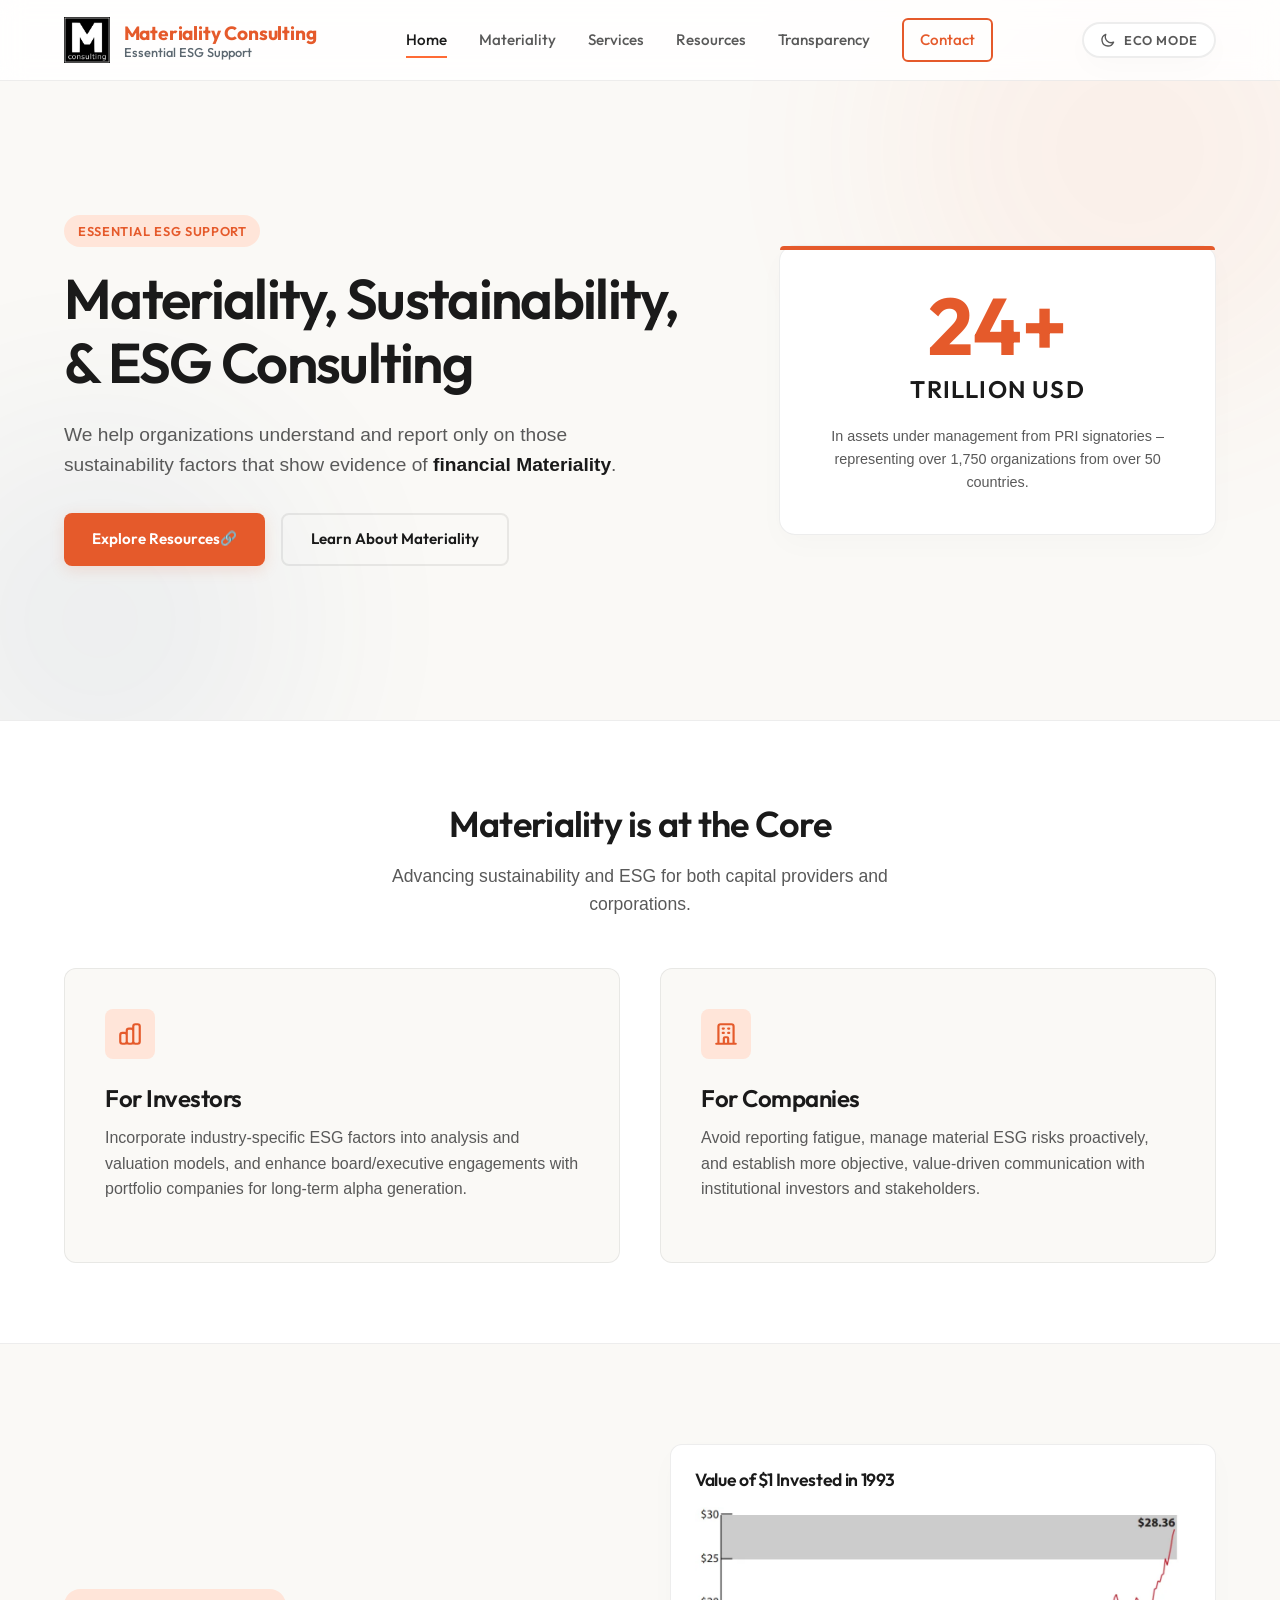
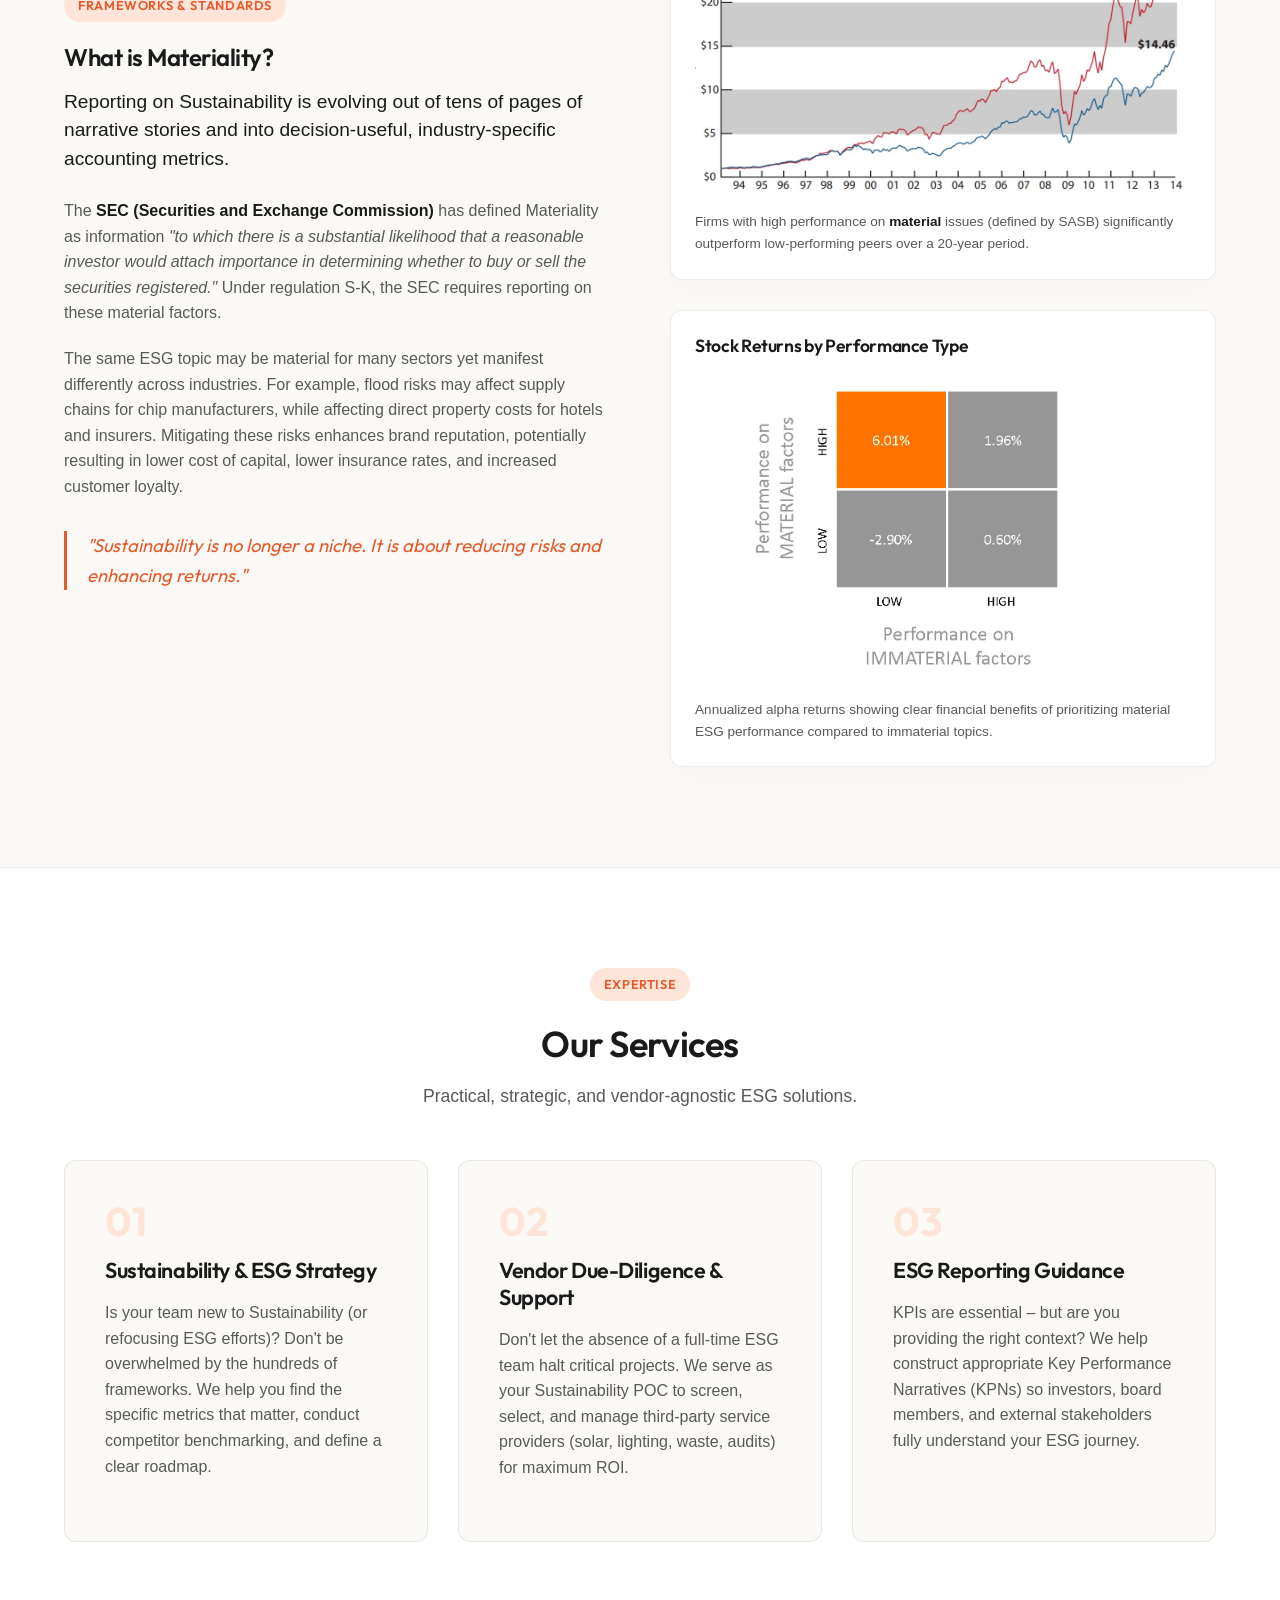
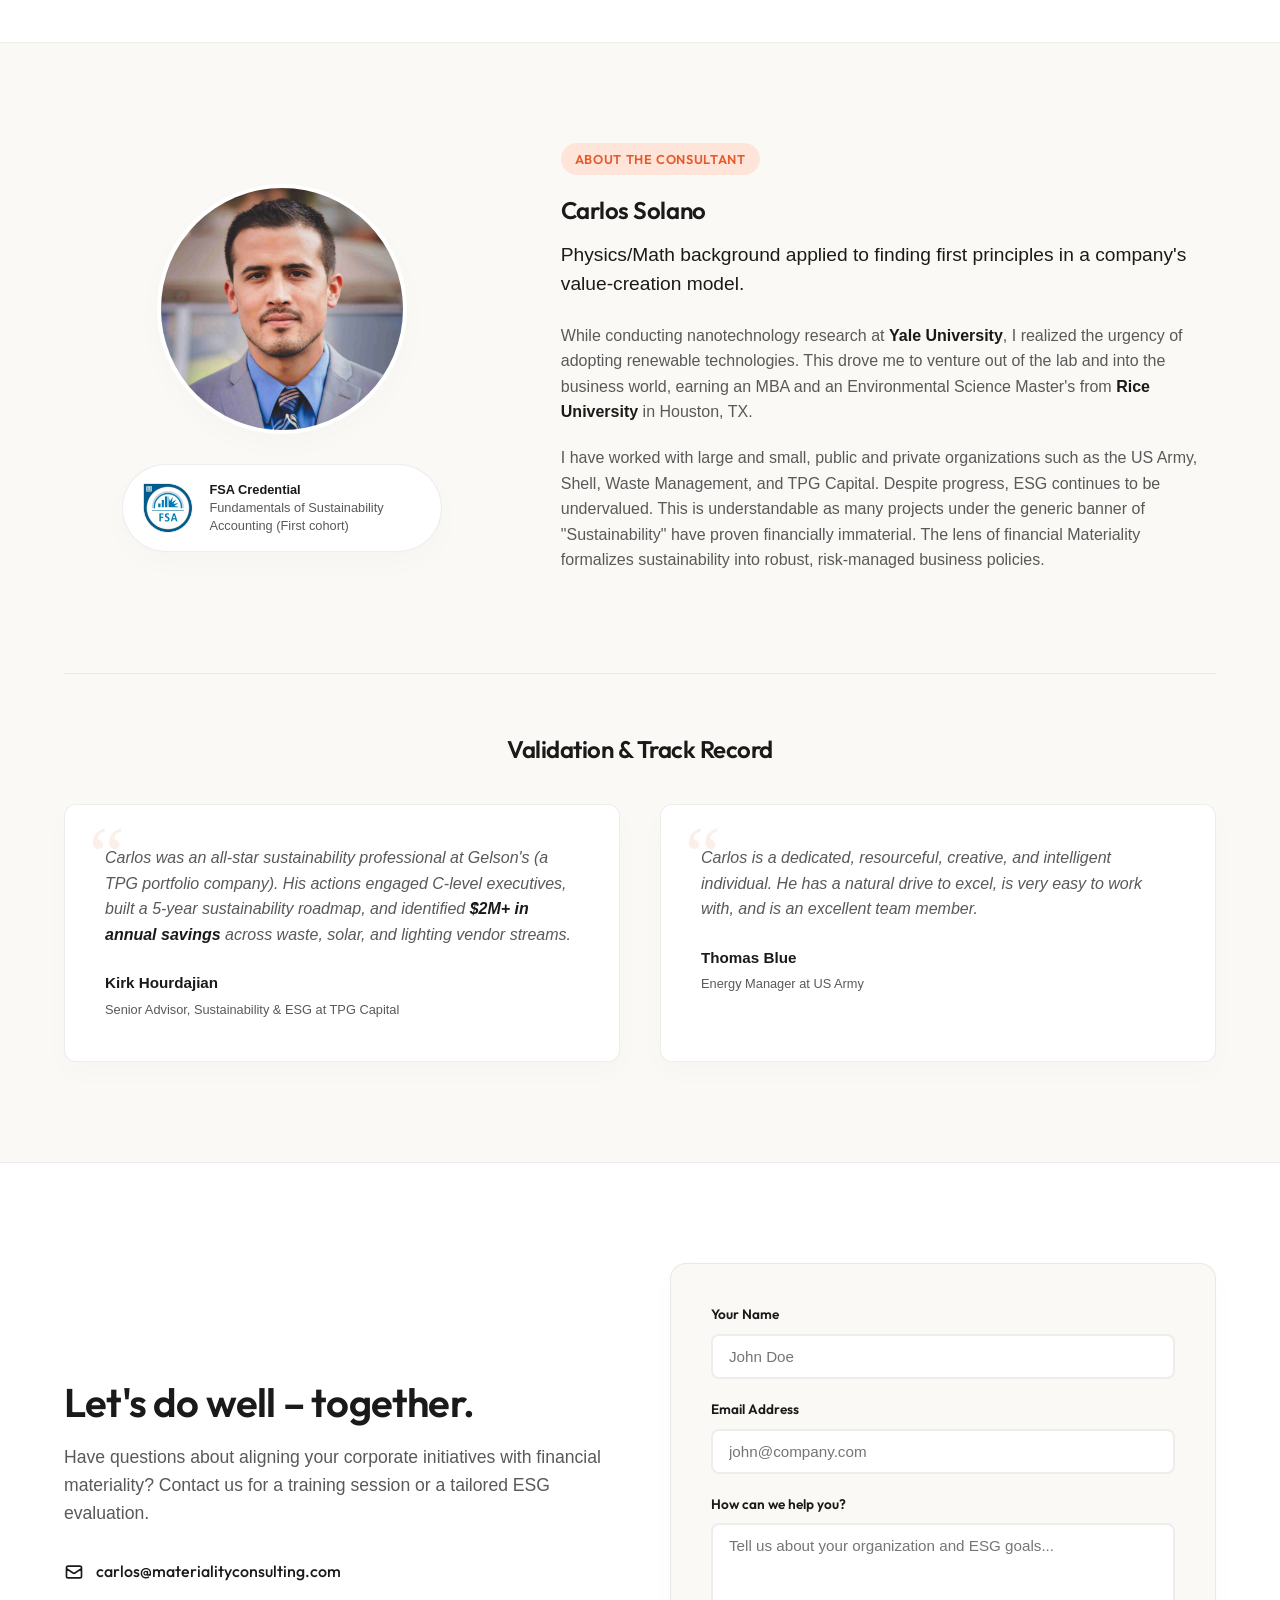
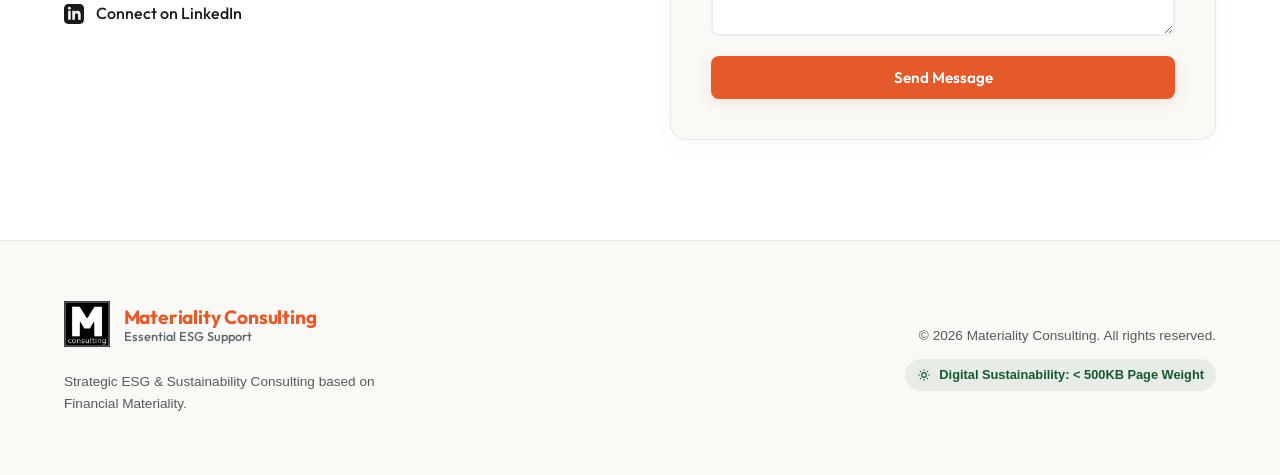
<file: index.html>
<!DOCTYPE html>
<html lang="en" data-theme="light">
<head>
    <meta charset="UTF-8">
    <meta name="viewport" content="width=device-width, initial-scale=1.0">
    <title>Materiality, Sustainability, and ESG Consulting | M Consulting</title>
    <meta name="description" content="M Consulting helps organizations understand and report only on those sustainability factors that show evidence of financial Materiality. ESG advisory by Carlos Solano.">
    <link rel="icon" type="image/webp" href="assets/images/favicon.webp">
    
    <!-- Meta tags for SEO & Social Sharing -->
    <meta property="og:title" content="Materiality, Sustainability, and ESG Consulting | M Consulting">
    <meta property="og:description" content="Data-driven ESG advisory focusing on financial materiality to mitigate risks and enhance valuation returns.">
    <meta property="og:image" content="assets/images/logo.webp">
    <meta property="og:type" content="website">
    
    <!-- CSS Stylesheet -->
    <link rel="stylesheet" href="style.css">
</head>
<body>

    <!-- Header Navigation -->
    <header class="main-header">
        <div class="header-container">
            <a href="#" class="logo-link">
                <img src="assets/images/logo.webp" alt="Materiality Consulting Icon" class="logo-img">
                <div class="logo-text-group">
                    <span class="logo-text-title">Materiality Consulting</span>
                    <span class="logo-text-tagline">Essential ESG Support</span>
                </div>
            </a>
            
            <nav class="nav-menu" id="navMenu">
                <a href="#home" class="nav-link active">Home</a>
                <a href="#materiality" class="nav-link">Materiality</a>
                <a href="#services" class="nav-link">Services</a>
                <a href="pages/recursos.html" class="nav-link">Resources</a>
                <a href="pages/transparencia.html" class="nav-link">Transparency</a>
                <a href="#contact" class="nav-link btn-contact">Contact</a>
            </nav>
            
            <div class="header-actions">
                <button class="theme-toggle" id="themeToggle" aria-label="Toggle Eco Mode" title="Toggle Eco Mode">
                    <svg class="sun-icon" xmlns="http://www.w3.org/2000/svg" fill="none" viewBox="0 0 24 24" stroke="currentColor">
                        <path stroke-linecap="round" stroke-linejoin="round" stroke-width="2" d="M12 3v1m0 16v1m9-9h-1M4 12H3m15.364-6.364l-.707.707M6.343 17.657l-.707.707m12.728 0l-.707-.707M6.343 6.343l-.707-.707M12 8a4 4 0 100 8 4 4 0 000-8z" />
                    </svg>
                    <svg class="moon-icon" xmlns="http://www.w3.org/2000/svg" fill="none" viewBox="0 0 24 24" stroke="currentColor">
                        <path stroke-linecap="round" stroke-linejoin="round" stroke-width="2" d="M20.354 15.354A9 9 0 018.646 3.646 9.003 9.003 0 0012 21a9.003 9.003 0 008.354-5.646z" />
                    </svg>
                    <span class="eco-badge">Eco Mode</span>
                </button>
                <button class="mobile-menu-btn" id="mobileMenuBtn" aria-label="Open menu">
                    <span class="bar"></span>
                    <span class="bar"></span>
                    <span class="bar"></span>
                </button>
            </div>
        </div>
    </header>

    <main>
        <!-- Hero Section -->
        <section id="home" class="hero-section">
            <div class="hero-bg-shapes">
                <div class="shape shape-1"></div>
                <div class="shape shape-2"></div>
            </div>
            <div class="container hero-container">
                <div class="hero-content">
                    <span class="badge">Essential ESG Support</span>
                    <h1 class="hero-title">Materiality, Sustainability, <br>& ESG Consulting</h1>
                    <p class="hero-lead">We help organizations understand and report only on those sustainability factors that show evidence of <strong>financial Materiality</strong>.</p>
                    <div class="hero-actions">
                        <a href="pages/recursos.html" class="btn btn-primary">Explore Resources <span class="ext-icon">🔗</span></a>
                        <a href="#materiality" class="btn btn-secondary">Learn About Materiality</a>
                    </div>
                </div>
                
                <div class="hero-stat-card">
                    <div class="stat-num" id="statNum">30+</div>
                    <div class="stat-unit">Trillion USD</div>
                    <p class="stat-desc">In assets under management from PRI signatories – representing over 1,750 organizations from over 50 countries.</p>
                </div>
            </div>
        </section>

        <!-- Core Targets (Investors vs Companies) -->
        <section class="targets-section">
            <div class="container">
                <div class="section-header text-center">
                    <h2>Materiality is at the Core</h2>
                    <p class="section-subtitle">Advancing sustainability and ESG for both capital providers and corporations.</p>
                </div>
                
                <div class="targets-grid">
                    <div class="target-card card-hover-effect">
                        <div class="target-icon-wrap icon-investor">
                            <svg xmlns="http://www.w3.org/2000/svg" fill="none" viewBox="0 0 24 24" stroke="currentColor">
                                <path stroke-linecap="round" stroke-linejoin="round" stroke-width="2" d="M9 19v-6a2 2 0 00-2-2H5a2 2 0 00-2 2v6a2 2 0 002 2h2a2 2 0 002-2zm0 0V9a2 2 0 012-2h2a2 2 0 012 2v10m-6 0a2 2 0 002 2h2a2 2 0 002-2m0 0V5a2 2 0 012-2h2a2 2 0 012 2v14a2 2 0 01-2 2h-2a2 2 0 01-2-2z" />
                            </svg>
                        </div>
                        <h3>For Investors</h3>
                        <p>Incorporate industry-specific ESG factors into analysis and valuation models, and enhance board/executive engagements with portfolio companies for long-term alpha generation.</p>
                    </div>
                    
                    <div class="target-card card-hover-effect">
                        <div class="target-icon-wrap icon-company">
                            <svg xmlns="http://www.w3.org/2000/svg" fill="none" viewBox="0 0 24 24" stroke="currentColor">
                                <path stroke-linecap="round" stroke-linejoin="round" stroke-width="2" d="M19 21V5a2 2 0 00-2-2H7a2 2 0 00-2 2v16m14 0h2m-2 0h-5m-9 0H3m2 0h5M9 7h1m-1 4h1m4-4h1m-1 4h1m-5 10v-5a1 1 0 011-1h2a1 1 0 011 1v5m-4 0h4" />
                            </svg>
                        </div>
                        <h3>For Companies</h3>
                        <p>Avoid reporting fatigue, manage material ESG risks proactively, and establish more objective, value-driven communication with institutional investors and stakeholders.</p>
                    </div>
                </div>
            </div>
        </section>

        <!-- Deep Dive: Materiality -->
        <section id="materiality" class="materiality-section section-padding">
            <div class="container">
                <div class="grid-2col">
                    <div class="materiality-text">
                        <span class="badge">Frameworks & Standards</span>
                        <h2>What is Materiality?</h2>
                        <p class="lead-text">Reporting on Sustainability is evolving out of tens of pages of narrative stories and into decision-useful, industry-specific accounting metrics.</p>
                        
                        <p>The <strong>SEC (Securities and Exchange Commission)</strong> has defined Materiality as information <em>"to which there is a substantial likelihood that a reasonable investor would attach importance in determining whether to buy or sell the securities registered."</em> Under regulation S-K, the SEC requires reporting on these material factors.</p>
                        
                        <p>The same ESG topic may be material for many sectors yet manifest differently across industries. For example, flood risks may affect supply chains for chip manufacturers, while affecting direct property costs for hotels and insurers. Mitigating these risks enhances brand reputation, potentially resulting in lower cost of capital, lower insurance rates, and increased customer loyalty.</p>
                        
                        <div class="quote-card">
                            <p>"Sustainability is no longer a niche. It is about reducing risks and enhancing returns."</p>
                        </div>
                    </div>
                    
                    <div class="materiality-charts">
                        <div class="chart-card">
                            <h3>Value of $1 Invested in 1993</h3>
                            <a href="https://www.brookings.edu/wp-content/uploads/2016/06/serafeim.pdf" target="_blank" class="chart-link" title="Click to read Brookings research (Opens in new window)">
                                <img src="assets/images/chart-value-invested.webp" alt="Graph showing evolution of $1 invested in high vs low material sustainability firms" class="chart-img">
                                <div class="chart-overlay">
                                    <span>Read Research Report <span class="ext-icon">🔗</span></span>
                                </div>
                            </a>
                            <p class="chart-caption">Firms with high performance on <strong>material</strong> issues (defined by SASB) significantly outperform low-performing peers over a 20-year period.</p>
                        </div>
                        
                        <div class="chart-card">
                            <h3>Stock Returns by Performance Type</h3>
                            <a href="https://www.sasb.org/wp-content/uploads/2016/06/SASB-AnnualReport-060116.pdf" target="_blank" class="chart-link" title="Click to view SASB Annual Report (Opens in new window)">
                                <img src="assets/images/chart-stock-returns.webp" alt="Stock Returns in Annualized Alpha by type of performance" class="chart-img">
                                <div class="chart-overlay">
                                    <span>View SASB Publication <span class="ext-icon">🔗</span></span>
                                </div>
                            </a>
                            <p class="chart-caption">Annualized alpha returns showing clear financial benefits of prioritizing material ESG performance compared to immaterial topics.</p>
                        </div>
                    </div>
                </div>
            </div>
        </section>

        <!-- Services Section -->
        <section id="services" class="services-section section-padding">
            <div class="container">
                <div class="section-header text-center">
                    <span class="badge">Expertise</span>
                    <h2>Our Services</h2>
                    <p class="section-subtitle">Practical, strategic, and vendor-agnostic ESG solutions.</p>
                </div>
                
                <div class="services-grid">
                    <div class="service-card card-hover-effect">
                        <div class="service-num">01</div>
                        <h3>Sustainability & ESG Strategy</h3>
                        <p>Is your team new to Sustainability (or refocusing ESG efforts)? Don't be overwhelmed by the hundreds of frameworks. We help you find the specific metrics that matter, conduct competitor benchmarking, and define a clear roadmap.</p>
                    </div>
                    
                    <div class="service-card card-hover-effect">
                        <div class="service-num">02</div>
                        <h3>Vendor Due-Diligence & Support</h3>
                        <p>Don't let the absence of a full-time ESG team halt critical projects. We serve as your Sustainability POC to screen, select, and manage third-party service providers (solar, lighting, waste, audits) for maximum ROI.</p>
                    </div>
                    
                    <div class="service-card card-hover-effect">
                        <div class="service-num">03</div>
                        <h3>ESG Reporting Guidance</h3>
                        <p>KPIs are essential – but are you providing the right context? We help construct appropriate Key Performance Narratives (KPNs) so investors, board members, and external stakeholders fully understand your ESG journey.</p>
                    </div>
                </div>
            </div>
        </section>

        <!-- About Carlos Solano -->
        <section id="about" class="about-section section-padding">
            <div class="container">
                <div class="about-grid">
                    <div class="about-profile">
                        <div class="avatar-wrap">
                            <img src="assets/images/carlos.webp" alt="Carlos Solano" class="avatar-img">
                        </div>
                        <div class="credential-wrap font-contrast-safe">
                            <img src="assets/images/fsa-credential.webp" alt="FSA Credential Badge from SASB" class="badge-img">
                            <p><strong>FSA Credential</strong><br>Fundamentals of Sustainability Accounting (First cohort)</p>
                        </div>
                    </div>
                    
                    <div class="about-text">
                        <span class="badge">About the Consultant</span>
                        <h2>Carlos Solano</h2>
                        <p class="lead-text">Physics/Math background applied to finding first principles in a company's value-creation model.</p>
                        
                        <p>While conducting nanotechnology research at <strong>Yale University</strong>, I realized the urgency of adopting renewable technologies. This drove me to venture out of the lab and into the business world, earning an MBA and an Environmental Science Master's from <strong>Rice University</strong> in Houston, TX.</p>
                        
                        <p>I have worked with large and small, public and private organizations such as the US Army, Shell, Waste Management, and TPG Capital. Despite progress, ESG continues to be undervalued. This is understandable as many projects under the generic banner of "Sustainability" have proven financially immaterial. The lens of financial Materiality formalizes sustainability into robust, risk-managed business policies.</p>
                    </div>
                </div>

                <!-- Testimonials -->
                <div class="testimonials-container">
                    <h3 class="testimonials-title">Validation & Track Record</h3>
                    <div class="testimonials-grid">
                        <div class="testimonial-card">
                            <div class="quote-icon" aria-hidden="true">“</div>
                            <p class="testimonial-text">Carlos was an all-star sustainability professional at Gelson's (a TPG portfolio company). His actions engaged C-level executives, built a 5-year sustainability roadmap, and identified <strong>$2M+ in annual savings</strong> across waste, solar, and lighting vendor streams.</p>
                            <div class="testimonial-author">
                                <strong>Kirk Hourdajian</strong>
                                <span>Senior Advisor, Sustainability & ESG at TPG Capital</span>
                            </div>
                        </div>
                        
                        <div class="testimonial-card">
                            <div class="quote-icon" aria-hidden="true">“</div>
                            <p class="testimonial-text">Carlos is a dedicated, resourceful, creative, and intelligent individual. He has a natural drive to excel, is very easy to work with, and is an excellent team member.</p>
                            <div class="testimonial-author">
                                <strong>Thomas Blue</strong>
                                <span>Energy Manager at US Army</span>
                            </div>
                        </div>
                    </div>
                </div>
            </div>
        </section>

        <!-- Contact Section -->
        <section id="contact" class="contact-section section-padding">
            <div class="container contact-container">
                <div class="contact-info">
                    <h2>Let's do well – together.</h2>
                    <p>Have questions about aligning your corporate initiatives with financial materiality? Contact us for a training session or a tailored ESG evaluation.</p>
                    
                    <div class="contact-details">
                        <a href="mailto:carlos@materialityconsulting.com" class="email-link">
                            <svg xmlns="http://www.w3.org/2000/svg" fill="none" viewBox="0 0 24 24" stroke="currentColor" aria-hidden="true">
                                <path stroke-linecap="round" stroke-linejoin="round" stroke-width="2" d="M3 8l7.89 5.26a2 2 0 002.22 0L21 8M5 19h14a2 2 0 002-2V7a2 2 0 00-2-2H5a2 2 0 00-2 2v10a2 2 0 002 2z" />
                            </svg>
                            carlos@materialityconsulting.com
                        </a>
                        <a href="https://www.linkedin.com/in/solanocarlos/" target="_blank" class="linkedin-link" aria-label="Connect with Carlos Solano on LinkedIn (Opens in new window)">
                            <svg xmlns="http://www.w3.org/2000/svg" fill="currentColor" viewBox="0 0 24 24" aria-hidden="true">
                                <path d="M19 0h-14c-2.761 0-5 2.239-5 5v14c0 2.761 2.239 5 5 5h14c2.762 0 5-2.239 5-5v-14c0-2.761-2.238-5-5-5zm-11 19h-3v-11h3v11zm-1.5-12.268c-.966 0-1.75-.779-1.75-1.75s.784-1.75 1.75-1.75 1.75.779 1.75 1.75-.784 1.75-1.75 1.75zm13.5 12.268h-3v-5.604c0-3.368-4-3.113-4 0v5.604h-3v-11h3v1.765c1.396-2.586 7-2.777 7 2.476v6.759z"/>
                            </svg>
                            Connect on LinkedIn
                        </a>
                    </div>
                </div>
                
                <div class="contact-form-wrap">
                    <form id="contactForm" class="contact-form">
                        <div class="form-group">
                            <label for="name">Your Name</label>
                            <input type="text" id="name" required placeholder="John Doe">
                        </div>
                        <div class="form-group">
                            <label for="email">Email Address</label>
                            <input type="email" id="email" required placeholder="john@company.com">
                        </div>
                        <div class="form-group">
                            <label for="message">How can we help you?</label>
                            <textarea id="message" rows="5" required placeholder="Tell us about your organization and ESG goals..."></textarea>
                        </div>
                        <button type="submit" class="btn btn-primary btn-block">Send Message</button>
                    </form>
                    <div id="formSuccess" class="form-success-msg hidden">
                        <svg xmlns="http://www.w3.org/2000/svg" fill="none" viewBox="0 0 24 24" stroke="currentColor" aria-hidden="true" class="success-icon">
                            <path stroke-linecap="round" stroke-linejoin="round" stroke-width="2" d="M9 12l2 2 4-4m6 2a9 9 0 11-18 0 9 9 0 0118 0z" />
                        </svg>
                        <h3>Thank you!</h3>
                        <p>Your message has been sent successfully. We will get back to you shortly.</p>
                    </div>
                </div>
            </div>
        </section>
    </main>

    <!-- Footer -->
    <footer class="main-footer">
        <div class="container footer-container">
            <div class="footer-brand">
                <a href="#" class="logo-link" style="margin-bottom: 12px;">
                    <img src="assets/images/logo.webp" alt="Materiality Consulting Icon" class="logo-img">
                    <div class="logo-text-group">
                        <span class="logo-text-title">Materiality Consulting</span>
                        <span class="logo-text-tagline">Essential ESG Support</span>
                    </div>
                </a>
                <p>Strategic ESG & Sustainability Consulting based on Financial Materiality.</p>
            </div>
            
            <div class="footer-meta">
                <p>&copy; 2026 Materiality Consulting. All rights reserved.</p>
                <div class="eco-indicator" title="Carbon footprint: < 0.1g CO2 per page view">
                    <svg xmlns="http://www.w3.org/2000/svg" fill="none" viewBox="0 0 24 24" stroke="currentColor" class="leaf-icon" aria-hidden="true">
                        <path stroke-linecap="round" stroke-linejoin="round" stroke-width="2" d="M12 3v1m0 16v1m9-9h-1M4 12H3m15.364-6.364l-.707.707M6.343 17.657l-.707.707m12.728 0l-.707-.707M6.343 6.343l-.707-.707M12 8a4 4 0 100 8 4 4 0 000-8z" />
                    </svg>
                    <span>Digital Sustainability: &lt; 500KB Page Weight</span>
                </div>
            </div>
        </div>
    </footer>

    <!-- JS Logic -->
    <script src="script.js"></script>
</body>
</html>
</file>
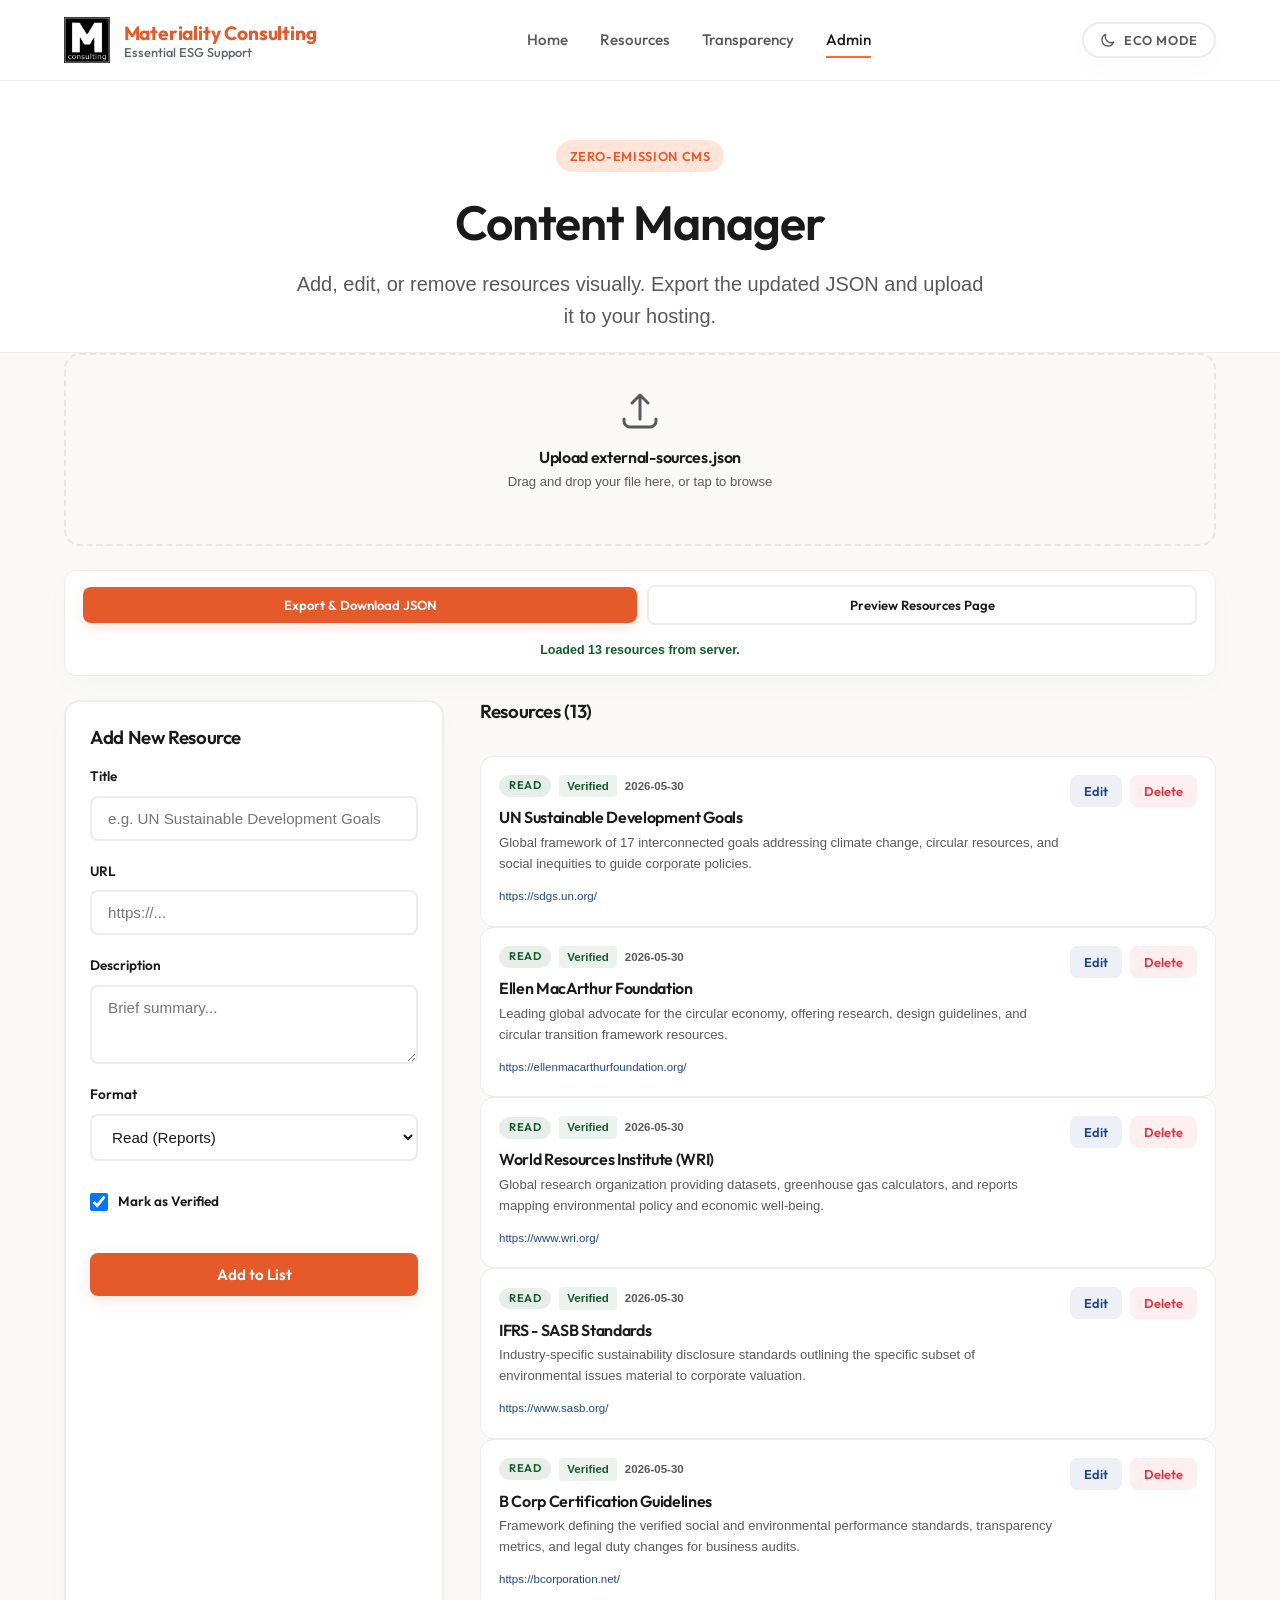
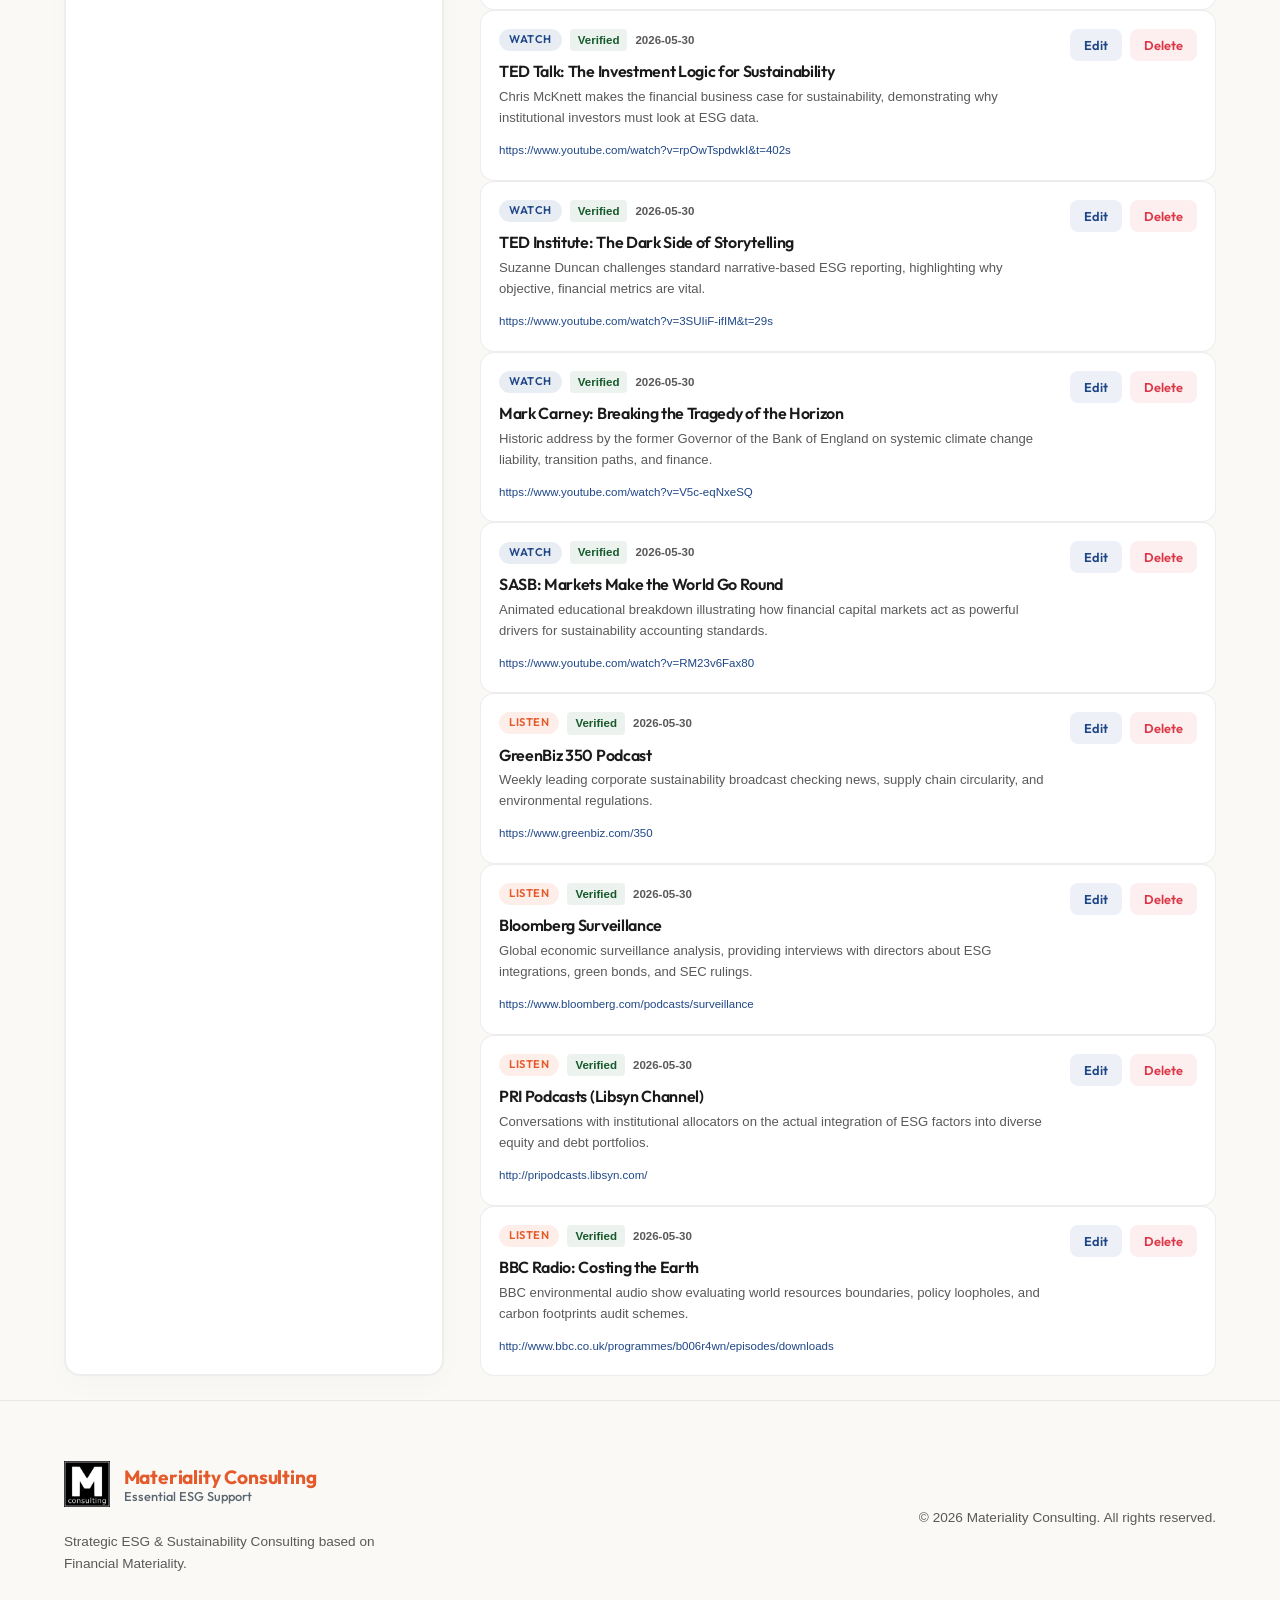
<file: pages/admin.html>
<!DOCTYPE html>
<html lang="en" data-theme="light">
<head>
    <meta charset="UTF-8">
    <meta name="viewport" content="width=device-width, initial-scale=1.0">
    <title>Visual Content Manager | Materiality Consulting</title>
    <meta name="description" content="Manage external resources, articles, videos, and podcasts for the Materiality Environmental Resource Hub. Zero-emission serverless dashboard.">
    <link rel="icon" type="image/webp" href="../assets/images/favicon.webp">
    
    <!-- CSS Stylesheet -->
    <link rel="stylesheet" href="../style.css">
    
    <style>
        /* ── Admin Dashboard: Mobile-First ── */
        .admin-layout {
            display: flex;
            flex-direction: column;
            gap: 24px;
            margin: 24px 0;
        }
        .editor-card {
            background: var(--card-bg);
            border: 2px solid var(--card-border);
            border-radius: 16px;
            padding: 24px;
            box-shadow: var(--shadow);
            order: 1;
        }
        .admin-list-wrap { display: flex; flex-direction: column; gap: 16px; order: 2; }

        /* ── Drag & Drop Zone ── */
        .drop-zone {
            border: 2px dashed var(--card-border);
            border-radius: 16px;
            padding: 32px 20px;
            text-align: center;
            background: var(--color-bg-alt);
            transition: var(--transition);
            cursor: pointer;
            margin-bottom: 24px;
        }
        .drop-zone.drag-over { border-color: var(--color-primary); background: var(--color-primary-light); transform: scale(1.01); }
        .drop-zone-icon { width: 48px; height: 48px; margin: 0 auto 12px; color: var(--color-text-muted); }
        .drop-zone-icon svg { width: 100%; height: 100%; }
        .drop-zone h3 { font-size: 1rem; margin-bottom: 4px; }
        .drop-zone p { font-size: 0.82rem; color: var(--color-text-muted); }
        #jsonFileInput { display: none; }

        /* ── DB Controls Bar ── */
        .db-controls {
            display: flex; flex-wrap: wrap; gap: 10px; align-items: center;
            justify-content: center;
            background: var(--card-bg); border: 1px solid var(--card-border);
            padding: 14px 18px; border-radius: 12px; margin-bottom: 20px;
            box-shadow: var(--shadow);
        }
        .db-controls .btn { font-size: 0.82rem; padding: 10px 16px; flex: 1 1 auto; text-align: center; }
        #loadStatus {
            width: 100%; text-align: center; font-size: 0.78rem; font-weight: 600;
            color: var(--color-green); padding-top: 6px;
        }

        /* ── Item Cards ── */
        .admin-item-card {
            background: var(--card-bg); border: 1px solid var(--card-border);
            border-radius: 14px; padding: 18px; transition: var(--transition);
        }
        .admin-item-card:hover { border-color: var(--color-primary); box-shadow: var(--shadow); }
        .admin-item-top { display: flex; justify-content: space-between; align-items: flex-start; gap: 10px; }
        .admin-item-details { flex-grow: 1; }
        .admin-item-details h4 { font-size: 1rem; margin-bottom: 4px; line-height: 1.3; }
        .admin-item-details p { font-size: 0.82rem; margin-bottom: 8px; color: var(--color-text-muted);
            display: -webkit-box; -webkit-line-clamp: 2; -webkit-box-orient: vertical; overflow: hidden; }
        .admin-item-details a { font-size: 0.72rem; color: var(--color-blue); text-decoration: none; word-break: break-all; }
        .admin-item-meta { display: flex; gap: 8px; align-items: center; flex-wrap: wrap; font-size: 0.72rem; font-weight: 600; margin-bottom: 10px; }
        .admin-actions { display: flex; gap: 8px; flex-shrink: 0; }

        /* ── Buttons ── */
        .btn-icon {
            padding: 8px 14px; font-size: 0.8rem; font-weight: 600;
            border-radius: 8px; border: none; cursor: pointer;
            transition: var(--transition); font-family: var(--font-heading);
        }
        .btn-edit { background: rgba(31,71,136,0.08); color: var(--color-blue); }
        .btn-edit:hover { background: var(--color-blue); color: #fff; }
        .btn-delete { background: rgba(220,53,69,0.08); color: #dc3545; }
        .btn-delete:hover { background: #dc3545; color: #fff; }

        /* ── Format Pills ── */
        .format-read { background: rgba(22,90,44,0.1); color: var(--color-green); }
        .format-watch { background: rgba(31,71,136,0.1); color: var(--color-blue); }
        .format-listen { background: rgba(229,90,43,0.1); color: var(--color-primary-dark); }

        .badge-verified { background: rgba(22,90,44,0.08); color: var(--color-green); padding: 2px 8px; border-radius: 4px; }
        .badge-unverified { background: rgba(26,26,26,0.06); color: var(--color-text-muted); padding: 2px 8px; border-radius: 4px; }

        /* ── Form Tweaks ── */
        .form-checkbox-group { display: flex; align-items: center; gap: 10px; margin: 10px 0; }
        .form-checkbox-group input { width: 18px; height: 18px; cursor: pointer; }

        /* ── Toast ── */
        .toast {
            position: fixed; bottom: 24px; left: 50%; transform: translateX(-50%) translateY(80px);
            background: #1a1a1a; color: #fff; padding: 14px 28px; border-radius: 12px;
            font-family: var(--font-heading); font-size: 0.88rem; font-weight: 600;
            box-shadow: 0 8px 30px rgba(0,0,0,0.25); z-index: 9999;
            opacity: 0; transition: all 0.35s cubic-bezier(.4,0,.2,1); pointer-events: none;
        }
        .toast.show { opacity: 1; transform: translateX(-50%) translateY(0); }

        /* ── Empty State ── */
        .empty-state { text-align: center; padding: 48px 20px; border: 2px dashed var(--card-border); border-radius: 16px; background: var(--card-bg); }
        .empty-state svg { width: 56px; height: 56px; color: var(--color-text-muted); margin-bottom: 12px; }
        .empty-state h3 { font-size: 1.1rem; margin-bottom: 6px; }
        .empty-state p { font-size: 0.85rem; color: var(--color-text-muted); }

        /* ── Desktop: 2 columns ── */
        @media (min-width: 900px) {
            .admin-layout { display: grid; grid-template-columns: 380px 1fr; gap: 36px; }
            .editor-card { position: sticky; top: 100px; order: 0; }
            .admin-list-wrap { order: 0; }
        }
    </style>
</head>
<body>

    <!-- Header Navigation -->
    <header class="main-header">
        <div class="header-container">
            <a href="../index.html" class="logo-link">
                <img src="../assets/images/logo.webp" alt="Materiality Consulting Icon" class="logo-img">
                <div class="logo-text-group">
                    <span class="logo-text-title">Materiality Consulting</span>
                    <span class="logo-text-tagline">Essential ESG Support</span>
                </div>
            </a>
            
            <nav class="nav-menu" id="navMenu">
                <a href="../index.html" class="nav-link">Home</a>
                <a href="recursos.html" class="nav-link">Resources</a>
                <a href="transparencia.html" class="nav-link">Transparency</a>
                <a href="#" class="nav-link active">Admin</a>
            </nav>
            
            <div class="header-actions">
                <button class="theme-toggle" id="themeToggle" aria-label="Toggle Eco Mode" title="Toggle Eco Mode">
                    <svg class="sun-icon" xmlns="http://www.w3.org/2000/svg" fill="none" viewBox="0 0 24 24" stroke="currentColor">
                        <path stroke-linecap="round" stroke-linejoin="round" stroke-width="2" d="M12 3v1m0 16v1m9-9h-1M4 12H3m15.364-6.364l-.707.707M6.343 17.657l-.707.707m12.728 0l-.707-.707M6.343 6.343l-.707-.707M12 8a4 4 0 100 8 4 4 0 000-8z" />
                    </svg>
                    <svg class="moon-icon" xmlns="http://www.w3.org/2000/svg" fill="none" viewBox="0 0 24 24" stroke="currentColor">
                        <path stroke-linecap="round" stroke-linejoin="round" stroke-width="2" d="M20.354 15.354A9 9 0 018.646 3.646 9.003 9.003 0 0012 21a9.003 9.003 0 008.354-5.646z" />
                    </svg>
                    <span class="eco-badge">Eco Mode</span>
                </button>
            </div>
        </div>
    </header>

    <main class="subpage-layout">
        <section class="subpage-hero" style="padding-bottom: 20px;">
            <div class="container text-center">
                <span class="badge">Zero-Emission CMS</span>
                <h1>Content Manager</h1>
                <p class="subpage-lead">Add, edit, or remove resources visually. Export the updated JSON and upload it to your hosting.</p>
            </div>
        </section>

        <!-- Admin Workspace -->
        <section class="admin-workspace-section">
            <div class="container">

                <!-- Drag & Drop Upload Zone -->
                <div class="drop-zone" id="dropZone">
                    <input type="file" id="jsonFileInput" accept=".json">
                    <div class="drop-zone-icon">
                        <svg fill="none" viewBox="0 0 24 24" stroke="currentColor"><path stroke-linecap="round" stroke-linejoin="round" stroke-width="1.5" d="M4 16v1a3 3 0 003 3h10a3 3 0 003-3v-1m-4-8l-4-4m0 0L8 8m4-4v12"/></svg>
                    </div>
                    <h3>Upload external-sources.json</h3>
                    <p>Drag and drop your file here, or tap to browse</p>
                </div>

                <!-- Action Buttons -->
                <div class="db-controls">
                    <button class="btn btn-primary" id="btnExportJSON">Export &amp; Download JSON</button>
                    <button class="btn btn-secondary" id="btnPreview">Preview Resources Page</button>
                    <span id="loadStatus">Loaded system data.</span>
                </div>

                <!-- Editor + List -->
                <div class="admin-layout">
                    <div class="editor-card">
                        <h3 id="formTitle">Add New Resource</h3>
                        <form id="resourceForm" class="contact-form">
                            <input type="hidden" id="editIndex" value="-1">
                            <div class="form-group">
                                <label for="resTitle">Title</label>
                                <input type="text" id="resTitle" placeholder="e.g. UN Sustainable Development Goals" required>
                            </div>
                            <div class="form-group">
                                <label for="resUrl">URL</label>
                                <input type="url" id="resUrl" placeholder="https://..." required>
                            </div>
                            <div class="form-group">
                                <label for="resDesc">Description</label>
                                <textarea id="resDesc" rows="3" placeholder="Brief summary..." required style="resize:vertical;"></textarea>
                            </div>
                            <div class="form-group">
                                <label for="resFormat">Format</label>
                                <select id="resFormat" style="padding:12px 16px;border-radius:8px;border:2px solid var(--card-border);background:var(--color-bg);color:var(--color-text);font-family:var(--font-body);font-size:0.95rem;width:100%;">
                                    <option value="read">Read (Reports)</option>
                                    <option value="watch">Watch (Videos)</option>
                                    <option value="listen">Listen (Podcasts)</option>
                                </select>
                            </div>
                            <div class="form-checkbox-group">
                                <input type="checkbox" id="resVerified" checked>
                                <label for="resVerified" style="font-family:var(--font-heading);font-weight:600;font-size:0.85rem;">Mark as Verified</label>
                            </div>
                            <div style="display:flex;gap:10px;margin-top:10px;">
                                <button type="submit" class="btn btn-primary btn-block" id="btnSubmitForm">Add to List</button>
                                <button type="button" class="btn btn-secondary" id="btnCancelEdit" style="display:none;padding:12px;">Cancel</button>
                            </div>
                        </form>
                    </div>

                    <div class="admin-list-wrap">
                        <h3>Resources (<span id="resourceCount">0</span>)</h3>
                        <div id="adminItemsContainer"></div>
                    </div>
                </div>

            </div>
        </section>
    </main>

    <!-- Toast Notification -->
    <div class="toast" id="toast"></div>

    <!-- Footer -->
    <footer class="main-footer">
        <div class="container footer-container">
            <div class="footer-brand">
                <a href="../index.html" class="logo-link" style="margin-bottom: 12px;">
                    <img src="../assets/images/logo.webp" alt="Materiality Consulting Icon" class="logo-img">
                    <div class="logo-text-group">
                        <span class="logo-text-title">Materiality Consulting</span>
                        <span class="logo-text-tagline">Essential ESG Support</span>
                    </div>
                </a>
                <p>Strategic ESG & Sustainability Consulting based on Financial Materiality.</p>
            </div>
            <div class="footer-meta">
                <p>&copy; 2026 Materiality Consulting. All rights reserved.</p>
            </div>
        </div>
    </footer>

    <!-- Theme toggler logic + admin functionality -->
    <script>
        // ECO MODE TOGGLE
        const themeToggle = document.getElementById('themeToggle');
        const htmlElement = document.documentElement;
        const currentTheme = localStorage.getItem('theme') || 'light';
        htmlElement.setAttribute('data-theme', currentTheme);
        
        if (themeToggle) {
            themeToggle.addEventListener('click', () => {
                const theme = htmlElement.getAttribute('data-theme');
                const newTheme = theme === 'light' ? 'dark' : 'light';
                htmlElement.setAttribute('data-theme', newTheme);
                localStorage.setItem('theme', newTheme);
            });
        }

        // ── CMS LOGIC ──
        let resources = [];
        const $ = id => document.getElementById(id);
        const adminItemsContainer = $('adminItemsContainer');
        const resourceCount = $('resourceCount');
        const resourceForm = $('resourceForm');
        const editIndexInput = $('editIndex');
        const formTitle = $('formTitle');
        const btnSubmitForm = $('btnSubmitForm');
        const btnCancelEdit = $('btnCancelEdit');
        const loadStatus = $('loadStatus');
        const jsonFileInput = $('jsonFileInput');
        const dropZone = $('dropZone');
        const toastEl = $('toast');

        // ── Toast ──
        function toast(msg) {
            toastEl.textContent = msg;
            toastEl.classList.add('show');
            setTimeout(() => toastEl.classList.remove('show'), 2800);
        }

        // ── Drag & Drop ──
        dropZone.addEventListener('click', () => jsonFileInput.click());
        ['dragenter','dragover'].forEach(e => dropZone.addEventListener(e, ev => { ev.preventDefault(); dropZone.classList.add('drag-over'); }));
        ['dragleave','drop'].forEach(e => dropZone.addEventListener(e, ev => { ev.preventDefault(); dropZone.classList.remove('drag-over'); }));
        dropZone.addEventListener('drop', ev => { if(ev.dataTransfer.files.length) handleFile(ev.dataTransfer.files[0]); });
        jsonFileInput.addEventListener('change', e => { if(e.target.files[0]) handleFile(e.target.files[0]); });

        function handleFile(file) {
            const reader = new FileReader();
            reader.onload = e => {
                try {
                    const data = JSON.parse(e.target.result);
                    if (Array.isArray(data)) {
                        resources = data;
                        loadStatus.textContent = `Loaded ${file.name} (${resources.length} items)`;
                        renderAdminList();
                        toast(`${resources.length} resources loaded successfully`);
                    } else { toast('Error: JSON must be an array'); }
                } catch(err) { toast('Invalid JSON file'); }
            };
            reader.readAsText(file);
        }

        // ── Render List ──
        const fmtLabels = { read:'Read', watch:'Watch', listen:'Listen' };
        const fmtClasses = { read:'format-read', watch:'format-watch', listen:'format-listen' };

        function renderAdminList() {
            resourceCount.textContent = resources.length;
            if (!resources.length) {
                adminItemsContainer.innerHTML = `
                    <div class="empty-state">
                        <svg fill="none" viewBox="0 0 24 24" stroke="currentColor"><path stroke-linecap="round" stroke-linejoin="round" stroke-width="1.5" d="M19 11H5m14 0a2 2 0 012 2v6a2 2 0 01-2 2H5a2 2 0 01-2-2v-6a2 2 0 012-2m14 0V9a2 2 0 00-2-2M5 11V9a2 2 0 012-2m0 0V5a2 2 0 012-2h6a2 2 0 012 2v2M7 7h10"/></svg>
                        <h3>No resources yet</h3>
                        <p>Add one using the form, or upload your JSON file above.</p>
                    </div>`;
                return;
            }
            adminItemsContainer.innerHTML = resources.map((item, i) => `
                <div class="admin-item-card">
                    <div class="admin-item-top">
                        <div class="admin-item-details">
                            <div class="admin-item-meta">
                                <span class="badge ${fmtClasses[item.format] || ''}" style="margin:0;padding:2px 10px;font-size:0.7rem;">${fmtLabels[item.format] || item.format}</span>
                                ${item.verified ? '<span class="badge-verified">Verified</span>' : '<span class="badge-unverified">Unverified</span>'}
                                <span style="color:var(--color-text-muted);">${item.last_checked || ''}</span>
                            </div>
                            <h4 style="margin-top:8px;">${esc(item.title)}</h4>
                            <p>${esc(item.description)}</p>
                            <a href="${item.url}" target="_blank">${item.url}</a>
                        </div>
                        <div class="admin-actions">
                            <button class="btn-icon btn-edit" onclick="editItem(${i})">Edit</button>
                            <button class="btn-icon btn-delete" onclick="deleteItem(${i})">Delete</button>
                        </div>
                    </div>
                </div>`).join('');
        }

        function esc(s) { return s.replace(/&/g,'&amp;').replace(/</g,'&lt;').replace(/>/g,'&gt;').replace(/"/g,'&quot;'); }

        // ── Load Data ──
        function loadDefaultData() {
            fetch('../assets/data/external-sources.json')
                .then(r => { if(!r.ok) throw 0; return r.json(); })
                .then(data => { resources = data; loadStatus.textContent = `Loaded ${resources.length} resources from server.`; renderAdminList(); })
                .catch(() => { resources = [{title:"UN Sustainable Development Goals",url:"https://sdgs.un.org/",description:"Global framework of 17 interconnected goals.",verified:true,last_checked:"2026-05-30",format:"read"}]; loadStatus.textContent = 'Using template data (JSON not found).'; renderAdminList(); });
        }

        // ── Form Submit ──
        resourceForm.addEventListener('submit', e => {
            e.preventDefault();
            const item = {
                title: $('resTitle').value.trim(),
                url: $('resUrl').value.trim(),
                description: $('resDesc').value.trim(),
                format: $('resFormat').value,
                verified: $('resVerified').checked,
                last_checked: new Date().toISOString().split('T')[0]
            };
            const idx = parseInt(editIndexInput.value);
            if (idx === -1) { resources.unshift(item); toast('Resource added'); }
            else { resources[idx] = item; toast('Resource updated'); resetForm(); }
            renderAdminList();
            resourceForm.reset();
            $('resFormat').value = 'read';
            $('resVerified').checked = true;
        });

        // ── Edit / Delete / Cancel ──
        window.editItem = function(i) {
            const it = resources[i];
            $('resTitle').value = it.title; $('resUrl').value = it.url;
            $('resDesc').value = it.description; $('resFormat').value = it.format;
            $('resVerified').checked = it.verified;
            editIndexInput.value = i;
            formTitle.textContent = 'Edit Resource';
            btnSubmitForm.textContent = 'Save Changes';
            btnCancelEdit.style.display = 'block';
            document.querySelector('.editor-card').scrollIntoView({behavior:'smooth'});
        };
        window.deleteItem = function(i) {
            if (confirm(`Delete "${resources[i].title}"?`)) {
                resources.splice(i,1); renderAdminList(); toast('Resource deleted');
                if (editIndexInput.value === i.toString()) resetForm();
            }
        };
        btnCancelEdit.addEventListener('click', resetForm);
        function resetForm() {
            editIndexInput.value = '-1'; formTitle.textContent = 'Add New Resource';
            btnSubmitForm.textContent = 'Add to List'; btnCancelEdit.style.display = 'none';
            resourceForm.reset();
        }

        // ── Export ──
        $('btnExportJSON').addEventListener('click', function() {
            const jsonString = JSON.stringify(resources, null, 2);
            const blob = new Blob([jsonString], { type: 'application/json' });
            const url = URL.createObjectURL(blob);
            const a = document.createElement('a');
            a.href = url;
            a.download = 'external-sources.json';
            a.style.display = 'none';
            document.body.appendChild(a);
            // Use setTimeout to ensure the click registers as user-initiated
            setTimeout(function() {
                a.click();
                setTimeout(function() {
                    document.body.removeChild(a);
                    URL.revokeObjectURL(url);
                }, 200);
            }, 0);
            toast('JSON downloaded');
        });

        // ── Preview ──
        $('btnPreview').addEventListener('click', () => window.open('recursos.html','_blank'));

        // ── Init ──
        loadDefaultData();
    </script>
</body>
</html>
</file>
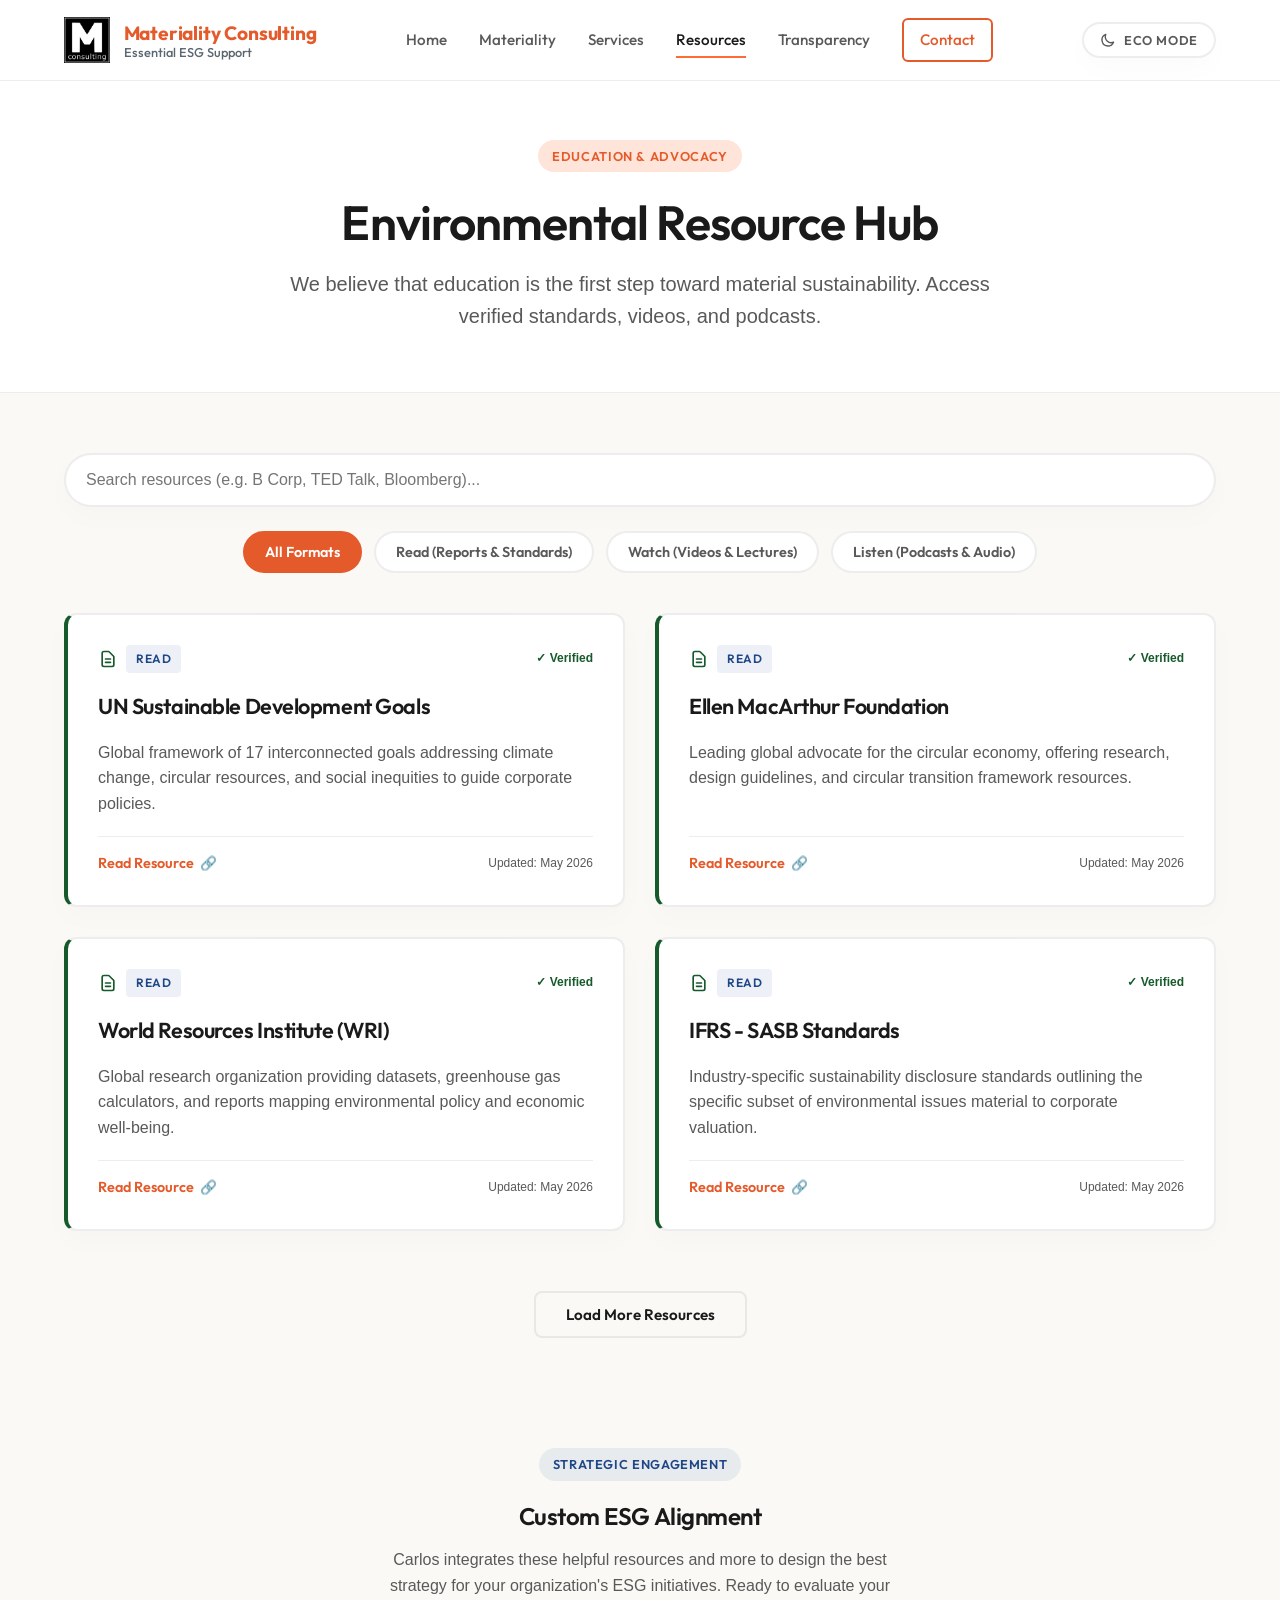
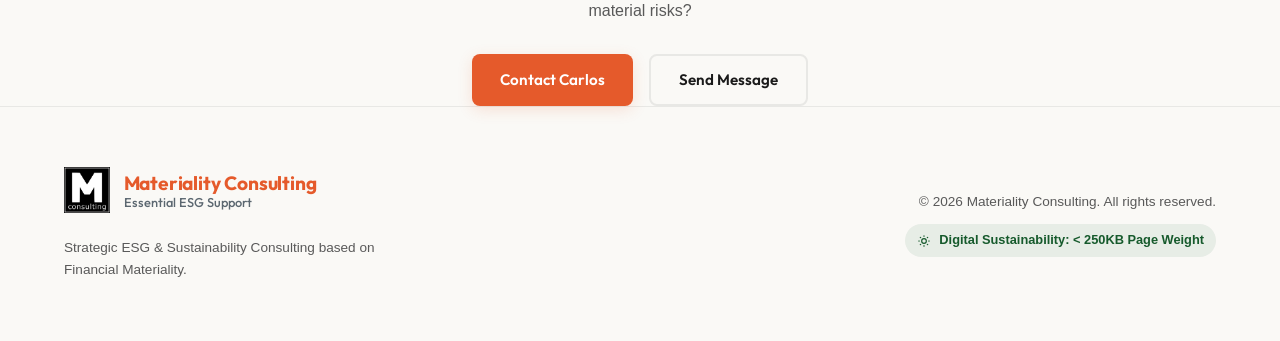
<file: pages/recursos.html>
<!DOCTYPE html>
<html lang="en" data-theme="light">
<head>
    <meta charset="UTF-8">
    <meta name="viewport" content="width=device-width, initial-scale=1.0">
    <title>Educational Sustainability Hub & Resources | Materiality Consulting</title>
    <meta name="description" content="Verified ESG standards, certifications, videos, and podcasts curated by Materiality Consulting. Educational resources for transparency and advocacy.">
    <link rel="icon" type="image/webp" href="../assets/images/favicon.webp">
    
    <!-- CSS Stylesheet -->
    <link rel="stylesheet" href="../style.css">
</head>
<body>

    <!-- Header Navigation -->
    <header class="main-header">
        <div class="header-container">
            <a href="../index.html" class="logo-link">
                <img src="../assets/images/logo.webp" alt="Materiality Consulting Icon" class="logo-img">
                <div class="logo-text-group">
                    <span class="logo-text-title">Materiality Consulting</span>
                    <span class="logo-text-tagline">Essential ESG Support</span>
                </div>
            </a>
            
            <nav class="nav-menu" id="navMenu">
                <a href="../index.html" class="nav-link">Home</a>
                <a href="../index.html#materiality" class="nav-link">Materiality</a>
                <a href="../index.html#services" class="nav-link">Services</a>
                <a href="#" class="nav-link active">Resources</a>
                <a href="transparencia.html" class="nav-link">Transparency</a>
                <a href="../index.html#contact" class="nav-link btn-contact">Contact</a>
            </nav>
            
            <div class="header-actions">
                <button class="theme-toggle" id="themeToggle" aria-label="Toggle Eco Mode" title="Toggle Eco Mode">
                    <svg class="sun-icon" xmlns="http://www.w3.org/2000/svg" fill="none" viewBox="0 0 24 24" stroke="currentColor">
                        <path stroke-linecap="round" stroke-linejoin="round" stroke-width="2" d="M12 3v1m0 16v1m9-9h-1M4 12H3m15.364-6.364l-.707.707M6.343 17.657l-.707.707m12.728 0l-.707-.707M6.343 6.343l-.707-.707M12 8a4 4 0 100 8 4 4 0 000-8z" />
                    </svg>
                    <svg class="moon-icon" xmlns="http://www.w3.org/2000/svg" fill="none" viewBox="0 0 24 24" stroke="currentColor">
                        <path stroke-linecap="round" stroke-linejoin="round" stroke-width="2" d="M20.354 15.354A9 9 0 018.646 3.646 9.003 9.003 0 0012 21a9.003 9.003 0 008.354-5.646z" />
                    </svg>
                    <span class="eco-badge">Eco Mode</span>
                </button>
                <button class="mobile-menu-btn" id="mobileMenuBtn" aria-label="Open menu">
                    <span class="bar"></span>
                    <span class="bar"></span>
                    <span class="bar"></span>
                </button>
            </div>
        </div>
    </header>

    <main class="subpage-layout">
        <!-- Hero Title -->
        <section class="subpage-hero">
            <div class="container text-center">
                <span class="badge">Education & Advocacy</span>
                <h1>Environmental Resource Hub</h1>
                <p class="subpage-lead">We believe that education is the first step toward material sustainability. Access verified standards, videos, and podcasts.</p>
            </div>
        </section>

        <!-- Resources Section -->
        <section class="resources-hub-section">
            <div class="container">
                <!-- Desktop Hub Layout -->
                <div class="desktop-grid-hub">
                    <!-- Search & Filters -->
                    <div class="filter-controls">
                        <div class="search-box-wrap">
                            <input type="text" id="resourceSearch" placeholder="Search resources (e.g. B Corp, TED Talk, Bloomberg)..." aria-label="Search resources">
                        </div>
                        <div class="category-tabs-wrapper">
                            <div class="category-tabs" id="categoryTabs">
                                <button class="tab-btn active" data-category="all">All Formats</button>
                                <button class="tab-btn" data-category="read">Read (Reports & Standards)</button>
                                <button class="tab-btn" data-category="watch">Watch (Videos & Lectures)</button>
                                <button class="tab-btn" data-category="listen">Listen (Podcasts & Audio)</button>
                            </div>
                        </div>
                    </div>

                    <!-- Grid of Resources (Hydrated dynamically by script.js) -->
                    <div class="resources-display-grid" id="resourcesGrid">
                        <div class="loading-indicator text-center" style="grid-column: 1 / -1; padding: 40px 0;">
                            <span class="badge">Hydrating...</span>
                            <p>Connecting to verified environmental resources...</p>
                        </div>
                    </div>
                </div>

                <!-- Mobile Accordion Hub Layout -->
                <div class="mobile-accordion-hub" id="mobileAccordionHub">
                    <!-- Hydrated dynamically on mobile viewports -->
                </div>
            </div>
        </section>

        <!-- Dynamic CTA instead of suggestion form -->
        <section class="contact-cta-section section-padding">
            <div class="container max-width-600 text-center">
                <span class="badge badge-accent">Strategic Engagement</span>
                <h2>Custom ESG Alignment</h2>
                <p>Carlos integrates these helpful resources and more to design the best strategy for your organization's ESG initiatives. Ready to evaluate your material risks?</p>
                <div class="cta-actions" style="margin-top: 30px; display: flex; justify-content: center; gap: 16px; flex-wrap: wrap;">
                    <a href="mailto:carlos@materialityconsulting.com" class="btn btn-primary">
                        Contact Carlos
                    </a>
                    <a href="../index.html#contact" class="btn btn-secondary">
                        Send Message
                    </a>
                </div>
            </div>
        </section>
    </main>

    <!-- Footer -->
    <footer class="main-footer">
        <div class="container footer-container">
            <div class="footer-brand">
                <a href="../index.html" class="logo-link" style="margin-bottom: 12px;">
                    <img src="../assets/images/logo.webp" alt="Materiality Consulting Icon" class="logo-img">
                    <div class="logo-text-group">
                        <span class="logo-text-title">Materiality Consulting</span>
                        <span class="logo-text-tagline">Essential ESG Support</span>
                    </div>
                </a>
                <p>Strategic ESG & Sustainability Consulting based on Financial Materiality.</p>
            </div>
            
            <div class="footer-meta">
                <p>&copy; 2026 Materiality Consulting. All rights reserved.</p>
                <div class="eco-indicator">
                    <svg xmlns="http://www.w3.org/2000/svg" fill="none" viewBox="0 0 24 24" stroke="currentColor" class="leaf-icon">
                        <path stroke-linecap="round" stroke-linejoin="round" stroke-width="2" d="M12 3v1m0 16v1m9-9h-1M4 12H3m15.364-6.364l-.707.707M6.343 17.657l-.707.707m12.728 0l-.707-.707M6.343 6.343l-.707-.707M12 8a4 4 0 100 8 4 4 0 000-8z" />
                    </svg>
                    <span>Digital Sustainability: &lt; 250KB Page Weight</span>
                </div>
            </div>
        </div>
    </footer>

    <!-- JS Logic -->
    <script src="../script.js"></script>
</body>
</html>
</file>
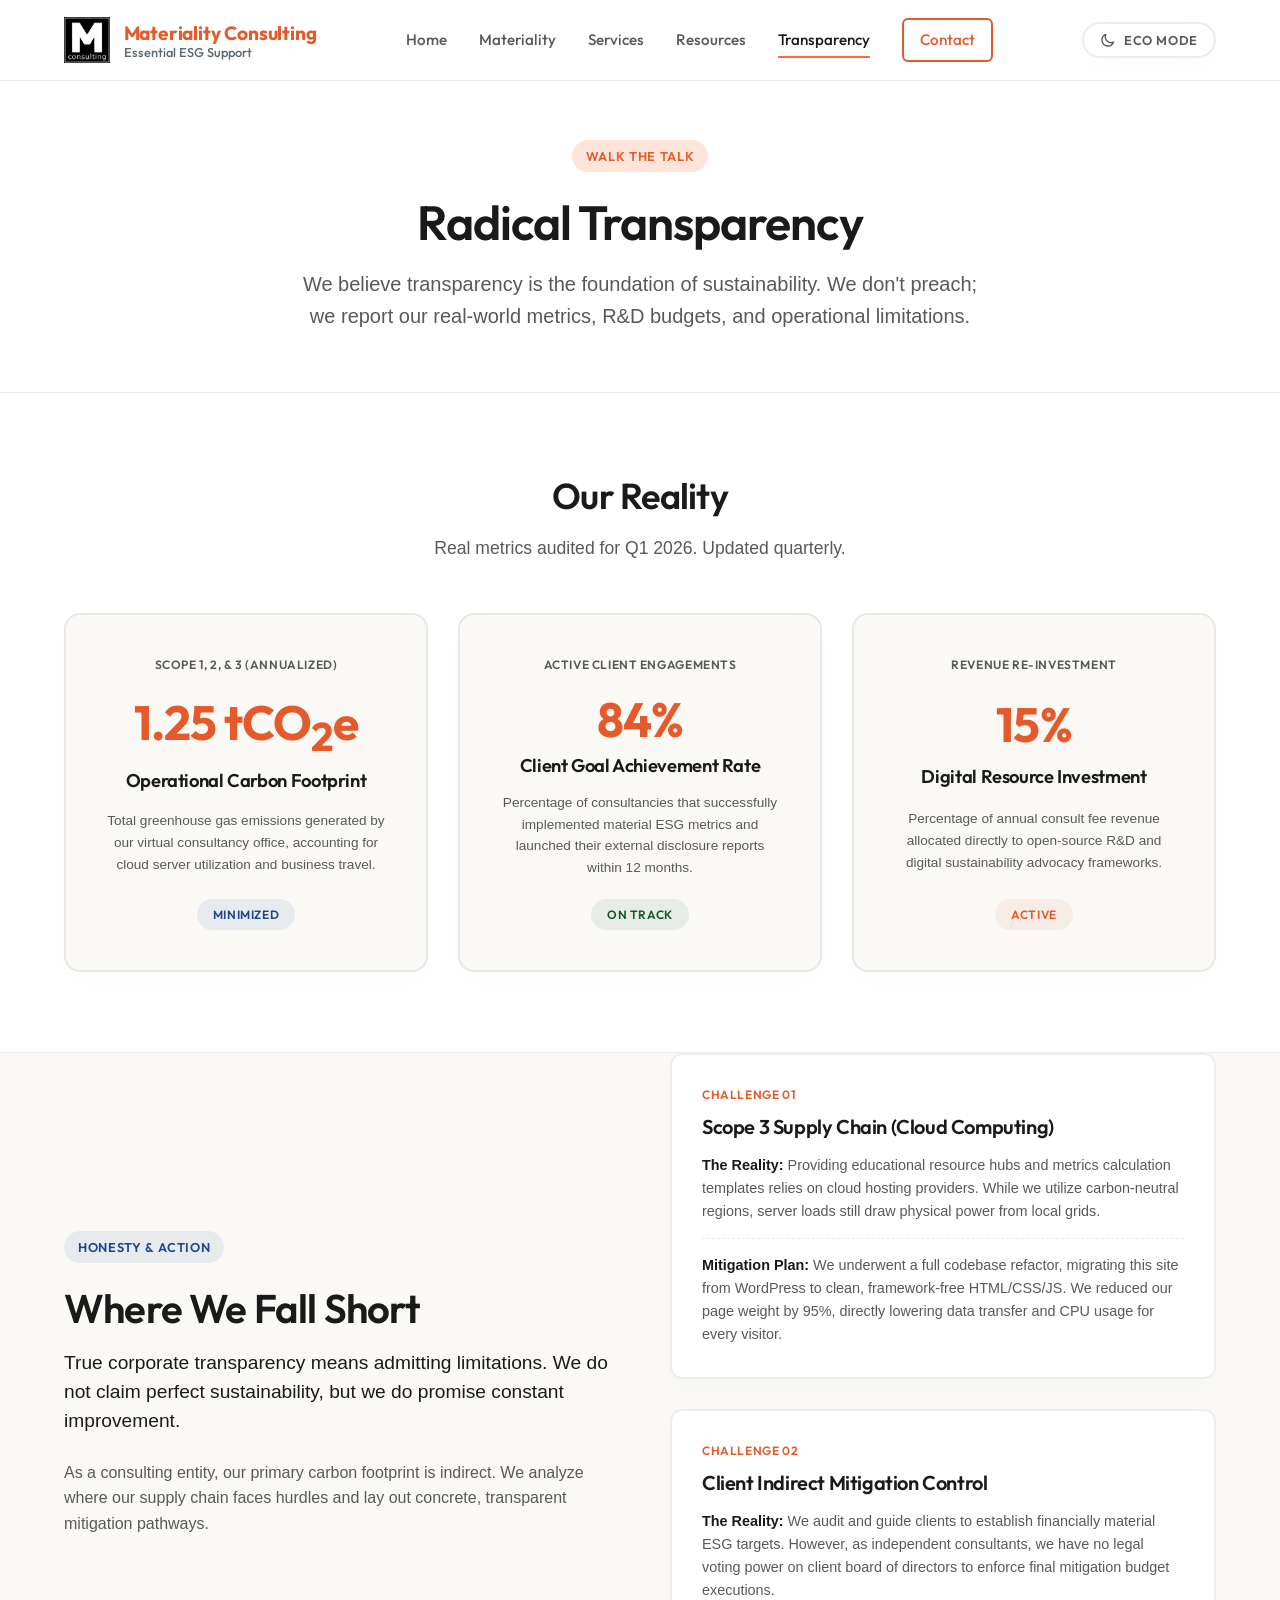
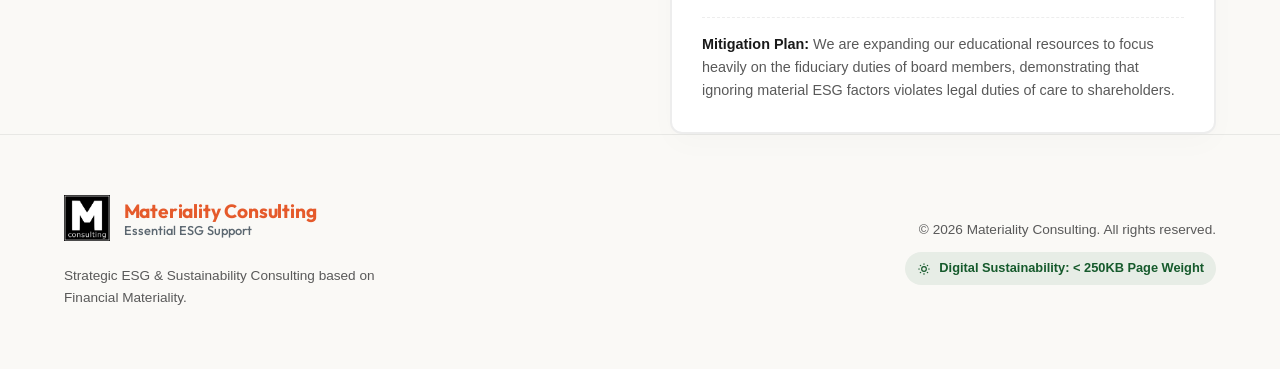
<file: pages/transparencia.html>
<!DOCTYPE html>
<html lang="en" data-theme="light">
<head>
    <meta charset="UTF-8">
    <meta name="viewport" content="width=device-width, initial-scale=1.0">
    <title>Radical Transparency & Sustainability Metrics | Materiality Consulting</title>
    <meta name="description" content="Read Materiality Consulting's operational sustainability report, carbon footprint details, performance rates, and challenges. Strategic transparency in action.">
    <link rel="icon" type="image/webp" href="../assets/images/favicon.webp">
    
    <!-- CSS Stylesheet -->
    <link rel="stylesheet" href="../style.css">
</head>
<body>

    <!-- Header Navigation -->
    <header class="main-header">
        <div class="header-container">
            <a href="../index.html" class="logo-link">
                <img src="../assets/images/logo.webp" alt="Materiality Consulting Icon" class="logo-img">
                <div class="logo-text-group">
                    <span class="logo-text-title">Materiality Consulting</span>
                    <span class="logo-text-tagline">Essential ESG Support</span>
                </div>
            </a>
            
            <nav class="nav-menu" id="navMenu">
                <a href="../index.html" class="nav-link">Home</a>
                <a href="../index.html#materiality" class="nav-link">Materiality</a>
                <a href="../index.html#services" class="nav-link">Services</a>
                <a href="recursos.html" class="nav-link">Resources</a>
                <a href="#" class="nav-link active">Transparency</a>
                <a href="../index.html#contact" class="nav-link btn-contact">Contact</a>
            </nav>
            
            <div class="header-actions">
                <button class="theme-toggle" id="themeToggle" aria-label="Toggle Eco Mode" title="Toggle Eco Mode">
                    <svg class="sun-icon" xmlns="http://www.w3.org/2000/svg" fill="none" viewBox="0 0 24 24" stroke="currentColor">
                        <path stroke-linecap="round" stroke-linejoin="round" stroke-width="2" d="M12 3v1m0 16v1m9-9h-1M4 12H3m15.364-6.364l-.707.707M6.343 17.657l-.707.707m12.728 0l-.707-.707M6.343 6.343l-.707-.707M12 8a4 4 0 100 8 4 4 0 000-8z" />
                    </svg>
                    <svg class="moon-icon" xmlns="http://www.w3.org/2000/svg" fill="none" viewBox="0 0 24 24" stroke="currentColor">
                        <path stroke-linecap="round" stroke-linejoin="round" stroke-width="2" d="M20.354 15.354A9 9 0 018.646 3.646 9.003 9.003 0 0012 21a9.003 9.003 0 008.354-5.646z" />
                    </svg>
                    <span class="eco-badge">Eco Mode</span>
                </button>
                <button class="mobile-menu-btn" id="mobileMenuBtn" aria-label="Open menu">
                    <span class="bar"></span>
                    <span class="bar"></span>
                    <span class="bar"></span>
                </button>
            </div>
        </div>
    </header>

    <main class="subpage-layout">
        <!-- Hero Title -->
        <section class="subpage-hero">
            <div class="container text-center">
                <span class="badge">Walk the Talk</span>
                <h1>Radical Transparency</h1>
                <p class="subpage-lead">We believe transparency is the foundation of sustainability. We don't preach; we report our real-world metrics, R&D budgets, and operational limitations.</p>
            </div>
        </section>

        <!-- Metrics Dashboard -->
        <section class="transparency-dashboard-section">
            <div class="container">
                <div class="section-header text-center">
                    <h2>Our Reality</h2>
                    <p class="section-subtitle">Real metrics audited for Q1 2026. Updated quarterly.</p>
                </div>

                <!-- Dashboard Grid -->
                <div class="metrics-grid">
                    <div class="metric-dashboard-card">
                        <div class="metric-meta">Scope 1, 2, & 3 (Annualized)</div>
                        <h3>1.25 tCO<sub>2</sub>e</h3>
                        <h4>Operational Carbon Footprint</h4>
                        <p>Total greenhouse gas emissions generated by our virtual consultancy office, accounting for cloud server utilization and business travel.</p>
                        <span class="metric-status status-min">Minimized</span>
                    </div>

                    <div class="metric-dashboard-card">
                        <div class="metric-meta">Active Client Engagements</div>
                        <h3>84%</h3>
                        <h4>Client Goal Achievement Rate</h4>
                        <p>Percentage of consultancies that successfully implemented material ESG metrics and launched their external disclosure reports within 12 months.</p>
                        <span class="metric-status status-track">On Track</span>
                    </div>

                    <div class="metric-dashboard-card">
                        <div class="metric-meta">Revenue Re-investment</div>
                        <h3>15%</h3>
                        <h4>Digital Resource Investment</h4>
                        <p>Percentage of annual consult fee revenue allocated directly to open-source R&D and digital sustainability advocacy frameworks.</p>
                        <span class="metric-status status-active">Active</span>
                    </div>
                </div>
            </div>
        </section>

        <!-- Our Challenges / Vulnerability Section -->
        <section class="challenges-section section-padding">
            <div class="container">
                <div class="grid-2col">
                    <div class="challenges-intro">
                        <span class="badge badge-accent">Honesty & Action</span>
                        <h2>Where We Fall Short</h2>
                        <p class="lead-text">True corporate transparency means admitting limitations. We do not claim perfect sustainability, but we do promise constant improvement.</p>
                        <p>As a consulting entity, our primary carbon footprint is indirect. We analyze where our supply chain faces hurdles and lay out concrete, transparent mitigation pathways.</p>
                    </div>

                    <div class="challenges-list">
                        <div class="challenge-item">
                            <span class="challenge-tag">Challenge 01</span>
                            <h3>Scope 3 Supply Chain (Cloud Computing)</h3>
                            <p class="challenge-desc"><strong>The Reality:</strong> Providing educational resource hubs and metrics calculation templates relies on cloud hosting providers. While we utilize carbon-neutral regions, server loads still draw physical power from local grids.</p>
                            <p class="challenge-action"><strong>Mitigation Plan:</strong> We underwent a full codebase refactor, migrating this site from WordPress to clean, framework-free HTML/CSS/JS. We reduced our page weight by 95%, directly lowering data transfer and CPU usage for every visitor.</p>
                        </div>

                        <div class="challenge-item">
                            <span class="challenge-tag">Challenge 02</span>
                            <h3>Client Indirect Mitigation Control</h3>
                            <p class="challenge-desc"><strong>The Reality:</strong> We audit and guide clients to establish financially material ESG targets. However, as independent consultants, we have no legal voting power on client board of directors to enforce final mitigation budget executions.</p>
                            <p class="challenge-action"><strong>Mitigation Plan:</strong> We are expanding our educational resources to focus heavily on the fiduciary duties of board members, demonstrating that ignoring material ESG factors violates legal duties of care to shareholders.</p>
                        </div>
                    </div>
                </div>
            </div>
        </section>
    </main>

    <!-- Footer -->
    <footer class="main-footer">
        <div class="container footer-container">
            <div class="footer-brand">
                <a href="../index.html" class="logo-link" style="margin-bottom: 12px;">
                    <img src="../assets/images/logo.webp" alt="Materiality Consulting Icon" class="logo-img">
                    <div class="logo-text-group">
                        <span class="logo-text-title">Materiality Consulting</span>
                        <span class="logo-text-tagline">Essential ESG Support</span>
                    </div>
                </a>
                <p>Strategic ESG & Sustainability Consulting based on Financial Materiality.</p>
            </div>
            
            <div class="footer-meta">
                <p>&copy; 2026 Materiality Consulting. All rights reserved.</p>
                <div class="eco-indicator">
                    <svg xmlns="http://www.w3.org/2000/svg" fill="none" viewBox="0 0 24 24" stroke="currentColor" class="leaf-icon">
                        <path stroke-linecap="round" stroke-linejoin="round" stroke-width="2" d="M12 3v1m0 16v1m9-9h-1M4 12H3m15.364-6.364l-.707.707M6.343 17.657l-.707.707m12.728 0l-.707-.707M6.343 6.343l-.707-.707M12 8a4 4 0 100 8 4 4 0 000-8z" />
                    </svg>
                    <span>Digital Sustainability: &lt; 250KB Page Weight</span>
                </div>
            </div>
        </div>
    </footer>

    <!-- JS Logic -->
    <script src="../script.js"></script>
</body>
</html>
</file>
<file: style.css>
/* ==========================================================================
   STYLE.CSS - MATERIALITY CONSULTING 2.0
   Design: Premium, Sustainable, Inclusive (WCAG AAA Contrast)
   ========================================================================== */

@import url('https://fonts.googleapis.com/css2?family=Outfit:wght@300;400;500;600;700&display=swap');

/* CSS VARIABLES - ACCESSIBLE DESIGN SYSTEM */
:root {
    /* Core Branding (Orange) */
    --color-primary: #FF6B35;       /* Primary Orange (Brand Identity) */
    --color-primary-dark: #E55A2B;  /* Dark Orange (Passes AAA for large text/buttons) */
    --color-primary-light: #FFE5D9; /* Light background orange tint */
    
    /* WCAG AAA Functional Colors */
    --color-text: #1A1A1A;          /* Charcoal text (15:1 contrast against white) */
    --color-text-muted: #595959;    /* Muted text (4.6:1 contrast against white - passes AA) */
    --color-bg: #FFFFFF;            /* White Background */
    --color-bg-alt: #FAF9F6;        /* Alabaster off-white */
    
    /* Theme Colors (AAA compliant on white/light) */
    --color-green: #165A2C;         /* Sustainability Green (7.2:1 contrast - AAA) */
    --color-blue: #1F4788;          /* Trust Blue (7.9:1 contrast - AAA) */
    
    /* Layout Primitives */
    --card-bg: #FFFFFF;
    --card-border: rgba(26, 26, 26, 0.08);
    --shadow: 0 10px 30px rgba(0, 0, 0, 0.02);
    --shadow-hover: 0 20px 40px rgba(0, 0, 0, 0.06);
    --transition: all 0.3s cubic-bezier(0.4, 0, 0.2, 1);
    
    --font-heading: 'Outfit', -apple-system, BlinkMacSystemFont, "Segoe UI", Roboto, sans-serif;
    --font-body: 'Inter', -apple-system, BlinkMacSystemFont, "Segoe UI", Roboto, sans-serif;
}

[data-theme="dark"] {
    --color-primary: #FF8354;
    --color-primary-dark: #FF6B35;
    --color-primary-light: #331A10;
    
    --color-text: #F5F5F5;          /* High contrast off-white on dark backgrounds */
    --color-text-muted: #A6A6A6;    /* Muted text in dark mode */
    --color-bg: #121212;            /* OLED battery-saving deep black */
    --color-bg-alt: #1A1A1A;        /* Dark grey background */
    
    --color-green: #4ade80;         /* Bright green in dark mode */
    --color-blue: #60a5fa;          /* Bright blue in dark mode */
    
    --card-bg: #1A1A1A;
    --card-border: rgba(245, 245, 245, 0.08);
    --shadow: 0 10px 30px rgba(0, 0, 0, 0.3);
    --shadow-hover: 0 20px 40px rgba(0, 0, 0, 0.4);
}

/* BASE RESET */
* {
    margin: 0;
    padding: 0;
    box-sizing: border-box;
}

html {
    scroll-behavior: smooth;
    font-size: 16px;
}

body {
    background-color: var(--color-bg-alt);
    color: var(--color-text);
    font-family: var(--font-body);
    line-height: 1.6;
    overflow-x: hidden;
    transition: background-color 0.5s ease, color 0.3s ease;
}

.container {
    width: 100%;
    max-width: 1200px;
    margin: 0 auto;
    padding: 0 24px;
}

.max-width-600 {
    max-width: 600px;
    margin: 0 auto;
}

/* TYPOGRAPHY */
h1, h2, h3, h4 {
    font-family: var(--font-heading);
    font-weight: 600;
    color: var(--color-text);
    line-height: 1.25;
    margin-bottom: 1rem;
    letter-spacing: -0.02em;
}

p {
    margin-bottom: 1.25rem;
    color: var(--color-text-muted);
}

strong {
    color: var(--color-text);
    font-weight: 600;
}

/* UTILITIES */
.text-center { text-align: center; }
.margin-bottom-40 { margin-bottom: 40px; }

.badge {
    display: inline-block;
    padding: 6px 14px;
    background: var(--color-primary-light);
    color: var(--color-primary-dark);
    font-family: var(--font-heading);
    font-size: 0.8rem;
    font-weight: 600;
    text-transform: uppercase;
    letter-spacing: 0.05em;
    border-radius: 100px;
    margin-bottom: 1.25rem;
}

.badge-accent {
    background: rgba(31, 71, 136, 0.08);
    color: var(--color-blue);
}
[data-theme="dark"] .badge-accent {
    background: rgba(96, 165, 250, 0.12);
    color: var(--color-blue);
}

.grid-2col {
    display: grid;
    grid-template-columns: 1fr 1fr;
    gap: 60px;
    align-items: center;
}

/* BUTTONS */
.btn {
    display: inline-flex;
    align-items: center;
    justify-content: center;
    padding: 12px 28px;
    font-family: var(--font-heading);
    font-weight: 600;
    font-size: 0.95rem;
    border-radius: 8px;
    text-decoration: none;
    transition: var(--transition);
    cursor: pointer;
    border: none;
}

.btn-primary {
    background-color: var(--color-primary-dark);
    color: #FFFFFF !important;
    box-shadow: 0 4px 15px rgba(229, 90, 43, 0.15);
}
.btn-primary:hover {
    transform: translateY(-2px);
    background-color: var(--color-primary);
    box-shadow: 0 8px 25px rgba(229, 90, 43, 0.25);
}

.btn-secondary {
    background: transparent;
    color: var(--color-text);
    border: 2px solid var(--card-border);
}
.btn-secondary:hover {
    background: var(--card-border);
    transform: translateY(-2px);
}

.btn-block {
    width: 100%;
}

/* HEADER NAVIGATION */
.main-header {
    position: fixed;
    top: 0;
    left: 0;
    width: 100%;
    z-index: 1000;
    background: rgba(255, 255, 255, 0.85);
    backdrop-filter: blur(12px);
    -webkit-backdrop-filter: blur(12px);
    border-bottom: 1px solid var(--card-border);
    transition: var(--transition);
}
[data-theme="dark"] .main-header {
    background: rgba(18, 18, 18, 0.85);
}

.header-container {
    height: 80px;
    display: flex;
    align-items: center;
    justify-content: space-between;
    padding: 0 24px;
    max-width: 1200px;
    margin: 0 auto;
}

.logo-link {
    display: flex;
    align-items: center;
    gap: 0.85rem;
    text-decoration: none;
}

.logo-img {
    height: 46px;
    width: auto;
    object-fit: contain;
    transition: var(--transition);
}

.logo-text-group {
    display: flex;
    flex-direction: column;
    justify-content: center;
    transition: var(--transition);
}

.logo-text-title {
    font-family: var(--font-heading);
    font-size: 1.2rem;
    font-weight: 700;
    line-height: 1.15;
    color: #E55A2B;
    letter-spacing: -0.01em;
}

.logo-text-tagline {
    font-family: var(--font-heading);
    font-size: 0.8rem;
    font-weight: 500;
    line-height: 1;
    color: #5B6770;
    margin-top: 2px;
}

[data-theme="dark"] .logo-text-tagline {
    color: var(--color-text-muted);
}

.nav-menu {
    display: flex;
    align-items: center;
    gap: 32px;
}

.nav-link {
    text-decoration: none;
    color: var(--color-text-muted);
    font-family: var(--font-heading);
    font-weight: 500;
    font-size: 0.95rem;
    position: relative;
    padding: 6px 0;
    transition: var(--transition);
}
.nav-link:hover, .nav-link.active {
    color: var(--color-text);
}
.nav-link::after {
    content: '';
    position: absolute;
    bottom: 0;
    left: 0;
    width: 0;
    height: 2px;
    background: var(--color-primary);
    transition: var(--transition);
}
.nav-link:hover::after, .nav-link.active::after {
    width: 100%;
}

.btn-contact {
    padding: 8px 16px;
    border: 2px solid var(--color-primary-dark);
    color: var(--color-primary-dark) !important;
    border-radius: 6px;
}
.btn-contact::after { display: none; }
.btn-contact:hover {
    background: var(--color-primary-dark);
    color: #FFFFFF !important;
}

/* HEADER ACTIONS & ECO BUTTON */
.header-actions {
    display: flex;
    align-items: center;
    gap: 16px;
}

.theme-toggle {
    background: var(--color-bg);
    border: 2px solid var(--card-border);
    padding: 8px 16px;
    border-radius: 100px;
    cursor: pointer;
    display: flex;
    align-items: center;
    gap: 8px;
    font-family: var(--font-heading);
    font-weight: 600;
    font-size: 0.8rem;
    color: var(--color-text-muted);
    box-shadow: var(--shadow);
    transition: var(--transition);
}
.theme-toggle:hover {
    transform: translateY(-1px);
    border-color: var(--color-primary);
    color: var(--color-text);
}

.theme-toggle svg {
    width: 16px;
    height: 16px;
}

.theme-toggle .sun-icon { display: none; }
[data-theme="dark"] .theme-toggle .moon-icon { display: none; }
[data-theme="dark"] .theme-toggle .sun-icon { display: block; color: #EAB308; }

.eco-badge {
    text-transform: uppercase;
    letter-spacing: 0.05em;
}

.mobile-menu-btn {
    display: none;
    flex-direction: column;
    gap: 5px;
    background: none;
    border: none;
    cursor: pointer;
    padding: 4px;
}

.mobile-menu-btn .bar {
    width: 22px;
    height: 2px;
    background-color: var(--color-text);
    transition: var(--transition);
}

/* HERO SECTION */
.hero-section {
    position: relative;
    padding-top: 160px;
    padding-bottom: 100px;
    min-height: 80vh;
    display: flex;
    align-items: center;
    overflow: hidden;
}

.hero-bg-shapes .shape {
    position: absolute;
    border-radius: 50%;
    filter: blur(100px);
    opacity: 0.06;
    z-index: -1;
    pointer-events: none;
}
[data-theme="dark"] .hero-bg-shapes .shape {
    opacity: 0.12;
}

.hero-bg-shapes .shape-1 {
    width: 500px;
    height: 500px;
    background: var(--color-primary);
    top: -100px;
    right: -100px;
}

.hero-bg-shapes .shape-2 {
    width: 400px;
    height: 400px;
    background: var(--color-blue);
    bottom: -100px;
    left: -100px;
}

.hero-container {
    display: grid;
    grid-template-columns: 1.2fr 0.8fr;
    gap: 60px;
    align-items: center;
}

.hero-title {
    font-size: 3.5rem;
    line-height: 1.15;
    letter-spacing: -0.03em;
    margin-bottom: 1.5rem;
}

.hero-lead {
    font-size: 1.2rem;
    color: var(--color-text-muted);
    margin-bottom: 2rem;
    max-width: 600px;
}

.hero-actions {
    display: flex;
    gap: 16px;
}

/* HERO STAT CARD */
.hero-stat-card {
    background: var(--color-bg);
    border: 1px solid var(--card-border);
    padding: 40px;
    border-radius: 16px;
    box-shadow: var(--shadow);
    text-align: center;
    position: relative;
}
.hero-stat-card::before {
    content: '';
    position: absolute;
    top: 0;
    left: 0;
    width: 100%;
    height: 4px;
    background-color: var(--color-primary-dark);
    border-radius: 16px 16px 0 0;
}

.stat-num {
    font-family: var(--font-heading);
    font-size: 5rem;
    font-weight: 700;
    color: var(--color-primary-dark);
    line-height: 1;
    margin-bottom: 0.25rem;
}

.stat-unit {
    font-family: var(--font-heading);
    font-size: 1.5rem;
    font-weight: 600;
    margin-bottom: 1rem;
    text-transform: uppercase;
    letter-spacing: 0.05em;
}

.stat-desc {
    font-size: 0.9rem;
    color: var(--color-text-muted);
    margin-bottom: 0;
}

/* TARGETS (Investors vs Companies) */
.targets-section {
    padding: 80px 0;
    background: var(--color-bg);
    border-top: 1px solid var(--card-border);
    border-bottom: 1px solid var(--card-border);
}

.section-header {
    max-width: 600px;
    margin: 0 auto 50px auto;
}
.section-header h2 {
    font-size: 2.25rem;
}
.section-subtitle {
    font-size: 1.1rem;
}

.targets-grid {
    display: grid;
    grid-template-columns: 1fr 1fr;
    gap: 40px;
}

.target-card {
    background: var(--color-bg-alt);
    border: 1px solid var(--card-border);
    padding: 40px;
    border-radius: 12px;
    transition: var(--transition);
}

.target-icon-wrap {
    width: 50px;
    height: 50px;
    border-radius: 8px;
    background: var(--color-primary-light);
    color: var(--color-primary-dark);
    display: flex;
    align-items: center;
    justify-content: center;
    margin-bottom: 1.5rem;
}
.target-icon-wrap svg {
    width: 26px;
    height: 26px;
}

.target-card h3 {
    font-size: 1.5rem;
    margin-bottom: 0.75rem;
}

/* DEEP DIVE: MATERIALITY */
.materiality-section {
    padding: 100px 0;
}

.lead-text {
    font-size: 1.2rem;
    line-height: 1.5;
    color: var(--color-text);
    margin-bottom: 1.5rem;
}

.quote-card {
    border-left: 3px solid var(--color-primary-dark);
    padding-left: 20px;
    margin: 2rem 0;
}
.quote-card p {
    font-family: var(--font-heading);
    font-size: 1.15rem;
    font-style: italic;
    color: var(--color-primary-dark);
    margin-bottom: 0;
}

.materiality-charts {
    display: flex;
    flex-direction: column;
    gap: 30px;
}

.chart-card {
    background: var(--color-bg);
    border: 1px solid var(--card-border);
    border-radius: 12px;
    padding: 24px;
    box-shadow: var(--shadow);
}
.chart-card h3 {
    font-size: 1.1rem;
    margin-bottom: 1rem;
}

.chart-link {
    display: block;
    position: relative;
    border-radius: 8px;
    overflow: hidden;
    background-color: #ECEFF2;
}

.chart-img {
    width: 100%;
    height: auto;
    display: block;
    transition: var(--transition);
}

.chart-overlay {
    position: absolute;
    top: 0;
    left: 0;
    width: 100%;
    height: 100%;
    background: rgba(229, 90, 43, 0.9);
    display: flex;
    align-items: center;
    justify-content: center;
    opacity: 0;
    transition: var(--transition);
}
.chart-overlay span {
    color: #FFFFFF;
    font-family: var(--font-heading);
    font-weight: 600;
    font-size: 1rem;
    border: 2px solid #FFFFFF;
    padding: 8px 16px;
    border-radius: 6px;
}

.chart-link:hover .chart-img {
    transform: scale(1.02);
}
.chart-link:hover .chart-overlay {
    opacity: 1;
}

.chart-caption {
    font-size: 0.85rem;
    margin-top: 1rem;
    margin-bottom: 0;
}

/* SERVICES SECTION */
.services-section {
    background: var(--color-bg);
    border-top: 1px solid var(--card-border);
    border-bottom: 1px solid var(--card-border);
    padding: 100px 0;
}

.services-grid {
    display: grid;
    grid-template-columns: repeat(3, 1fr);
    gap: 30px;
}

.service-card {
    background: var(--color-bg-alt);
    border: 1px solid var(--card-border);
    padding: 40px;
    border-radius: 12px;
    position: relative;
    transition: var(--transition);
}

.service-num {
    font-family: var(--font-heading);
    font-size: 2.5rem;
    font-weight: 700;
    color: var(--color-primary-light);
    margin-bottom: 1rem;
    line-height: 1;
}
[data-theme="dark"] .service-num {
    color: rgba(255, 131, 84, 0.15);
}

.service-card h3 {
    font-size: 1.35rem;
    margin-bottom: 1rem;
}

/* CARD HOVER EFFECT MODULE */
.card-hover-effect {
    transition: var(--transition);
}
.card-hover-effect:hover {
    transform: translateY(-5px);
    border-color: var(--color-primary-dark);
    box-shadow: var(--shadow-hover);
}

/* ABOUT SECTION */
.about-section {
    padding: 100px 0;
}

.about-grid {
    display: grid;
    grid-template-columns: 0.8fr 1.2fr;
    gap: 60px;
    align-items: center;
    margin-bottom: 80px;
}

.about-profile {
    display: flex;
    flex-direction: column;
    align-items: center;
    gap: 30px;
}

.avatar-wrap {
    width: 250px;
    height: 250px;
    border-radius: 50%;
    overflow: hidden;
    border: 4px solid var(--color-bg);
    box-shadow: var(--shadow);
}

.avatar-img {
    width: 100%;
    height: 100%;
    object-fit: cover;
    object-position: center;
}

.credential-wrap {
    display: flex;
    align-items: center;
    gap: 16px;
    background: var(--color-bg);
    padding: 16px 20px;
    border-radius: 100px;
    border: 1px solid var(--card-border);
    max-width: 320px;
    box-shadow: var(--shadow);
}

.badge-img {
    height: 50px;
    width: 50px;
    object-fit: contain;
}

.credential-wrap p {
    font-size: 0.8rem;
    margin-bottom: 0;
    line-height: 1.4;
    color: var(--color-text-muted);
}

.font-contrast-safe strong {
    color: var(--color-text);
}

/* TESTIMONIALS */
.testimonials-container {
    border-top: 1px solid var(--card-border);
    padding-top: 60px;
}

.testimonials-title {
    font-size: 1.5rem;
    text-align: center;
    margin-bottom: 40px;
}

.testimonials-grid {
    display: grid;
    grid-template-columns: 1fr 1fr;
    gap: 40px;
}

.testimonial-card {
    background: var(--color-bg);
    border: 1px solid var(--card-border);
    padding: 40px;
    border-radius: 12px;
    box-shadow: var(--shadow);
    position: relative;
}

.quote-icon {
    font-family: Georgia, serif;
    font-size: 5rem;
    color: rgba(229, 90, 43, 0.1);
    position: absolute;
    top: 10px;
    left: 24px;
    line-height: 1;
}

.testimonial-text {
    font-style: italic;
    margin-bottom: 1.5rem;
    position: relative;
    z-index: 2;
}

.testimonial-author strong {
    display: block;
    font-size: 0.95rem;
}

.testimonial-author span {
    font-size: 0.8rem;
    color: var(--color-text-muted);
}

/* CONTACT SECTION */
.contact-section {
    background: var(--color-bg);
    border-top: 1px solid var(--card-border);
    padding: 100px 0;
}

.contact-container {
    display: grid;
    grid-template-columns: 1fr 1fr;
    gap: 60px;
    align-items: center;
}

.contact-info h2 {
    font-size: 2.5rem;
    margin-bottom: 1rem;
}

.contact-info p {
    font-size: 1.1rem;
    margin-bottom: 2rem;
}

.contact-details {
    display: flex;
    flex-direction: column;
    gap: 16px;
}

.contact-details a {
    display: inline-flex;
    align-items: center;
    gap: 12px;
    text-decoration: none;
    color: var(--color-text);
    font-family: var(--font-heading);
    font-weight: 500;
    transition: var(--transition);
}
.contact-details a:hover {
    color: var(--color-primary-dark);
}

.contact-details svg {
    width: 20px;
    height: 20px;
}

.contact-form-wrap {
    background: var(--color-bg-alt);
    border: 1px solid var(--card-border);
    padding: 40px;
    border-radius: 16px;
    box-shadow: var(--shadow);
}

.contact-form {
    display: flex;
    flex-direction: column;
    gap: 20px;
    transition: var(--transition);
}

.form-group {
    display: flex;
    flex-direction: column;
    gap: 8px;
}

.form-group label {
    font-family: var(--font-heading);
    font-weight: 600;
    font-size: 0.85rem;
    color: var(--color-text);
}

.form-group input, .form-group textarea {
    padding: 12px 16px;
    border-radius: 8px;
    border: 2px solid var(--card-border);
    background: var(--color-bg);
    color: var(--color-text);
    font-family: var(--font-body);
    font-size: 0.95rem;
    transition: var(--transition);
}
.form-group input:focus, .form-group textarea:focus {
    outline: none;
    border-color: var(--color-primary-dark);
    box-shadow: 0 0 0 3px rgba(229, 90, 43, 0.1);
}

.form-success-msg {
    text-align: center;
    padding: 20px 0;
    display: flex;
    flex-direction: column;
    align-items: center;
    gap: 16px;
}

.form-success-msg svg {
    width: 60px;
    height: 60px;
    color: var(--color-green);
}

.form-success-msg h3 {
    font-size: 1.5rem;
    margin-bottom: 0;
}

.hidden {
    display: none !important;
}

/* FOOTER */
.main-footer {
    background: var(--color-bg-alt);
    border-top: 1px solid var(--card-border);
    padding: 60px 0;
}

.footer-container {
    display: flex;
    justify-content: space-between;
    align-items: center;
}

.footer-brand {
    display: flex;
    flex-direction: column;
    gap: 12px;
}

.footer-logo {
    height: 32px;
    width: auto;
    align-self: flex-start;
}

.footer-brand p {
    font-size: 0.85rem;
    margin-bottom: 0;
    max-width: 320px;
}

.footer-meta {
    text-align: right;
    display: flex;
    flex-direction: column;
    align-items: flex-end;
    gap: 12px;
}

.footer-meta p {
    font-size: 0.85rem;
    margin-bottom: 0;
}

.eco-indicator {
    display: inline-flex;
    align-items: center;
    gap: 8px;
    padding: 6px 12px;
    background: rgba(22, 90, 44, 0.08);
    border-radius: 100px;
    font-size: 0.8rem;
    font-weight: 600;
    color: var(--color-green);
}

.leaf-icon {
    width: 14px;
    height: 14px;
}

/* ==========================================================================
   SUBPAGE LAYOUT AND MODULES (Resources & Transparency)
   ========================================================================== */
.subpage-hero {
    padding: 140px 0 60px 0;
    background: var(--color-bg);
    border-bottom: 1px solid var(--card-border);
}

.subpage-hero h1 {
    font-size: 3rem;
    letter-spacing: -0.02em;
    margin-bottom: 1rem;
}

.subpage-lead {
    font-size: 1.25rem;
    color: var(--color-text-muted);
    max-width: 700px;
    margin: 0 auto;
}

/* Search and Filters */
.filter-controls {
    display: flex;
    flex-direction: column;
    gap: 24px;
    margin: 40px 0;
}

.search-box-wrap input {
    width: 100%;
    padding: 16px 20px;
    border-radius: 100px;
    border: 2px solid var(--card-border);
    background: var(--color-bg);
    color: var(--color-text);
    font-size: 1rem;
    font-family: var(--font-body);
    box-shadow: var(--shadow);
    transition: var(--transition);
}
.search-box-wrap input:focus {
    outline: none;
    border-color: var(--color-primary-dark);
    box-shadow: 0 0 0 3px rgba(229, 90, 43, 0.1);
}

.category-tabs-wrapper {
    position: relative;
    width: 100%;
}

.category-tabs {
    display: flex;
    flex-wrap: wrap;
    gap: 12px;
    justify-content: center;
}

.tab-btn {
    padding: 10px 20px;
    border-radius: 100px;
    border: 2px solid var(--card-border);
    background: var(--color-bg);
    color: var(--color-text-muted);
    font-family: var(--font-heading);
    font-weight: 600;
    font-size: 0.9rem;
    cursor: pointer;
    transition: var(--transition);
}
.tab-btn:hover, .tab-btn.active {
    background: var(--color-primary-dark);
    border-color: var(--color-primary-dark);
    color: #FFFFFF;
}

/* Resources Grid */
.resources-hub-section {
    padding: 20px 0 80px 0;
}

.resources-display-grid {
    display: grid;
    grid-template-columns: 1fr 1fr;
    gap: 30px;
}

/* Mobile Accordion Styles */
.mobile-accordion-hub {
    display: none; /* Hidden on desktop */
}

.accordion-item {
    border: 1px solid var(--card-border);
    border-radius: 8px;
    overflow: hidden;
    background: var(--card-bg);
    margin-bottom: 1rem;
    box-shadow: 0 2px 8px rgba(0, 0, 0, 0.01);
    transition: var(--transition);
}

.accordion-item:hover {
    border-color: var(--color-primary-light);
}

.accordion-header {
    width: 100%;
    background: var(--color-bg-alt);
    border: none;
    border-left: 0px solid transparent;
    padding: 16px 20px;
    text-align: left;
    font-size: 1rem;
    font-weight: 700;
    cursor: pointer;
    display: flex;
    justify-content: space-between;
    align-items: center;
    transition: all 0.25s ease;
    color: var(--color-text);
    font-family: var(--font-heading);
}

.accordion-header:hover {
    background: var(--color-primary-light);
    color: var(--color-primary-dark);
}

.accordion-header.active {
    background: var(--color-primary-light);
    border-left: 4px solid #FF6B35;
    color: var(--color-primary-dark);
    padding-left: 16px;
}

.accordion-toggle {
    font-size: 12px;
    transition: transform 0.3s cubic-bezier(0.4, 0, 0.2, 1);
    display: inline-block;
    color: var(--color-text-muted);
}

.accordion-header.active .accordion-toggle {
    transform: rotate(180deg);
    color: var(--color-primary-dark);
}

.accordion-content {
    max-height: 0;
    overflow: hidden;
    transition: max-height 0.3s cubic-bezier(0.4, 0, 0.2, 1);
    background: var(--card-bg);
}

.accordion-body {
    padding: 8px 20px 20px 20px;
    border-top: 1px solid var(--card-border);
    display: flex;
    flex-direction: column;
    gap: 12px;
}

.resource-item {
    padding: 14px 0;
    display: flex;
    gap: 14px;
    cursor: pointer;
    transition: var(--transition);
    border-bottom: 1px solid var(--card-border);
}

.resource-item:last-child {
    border-bottom: none;
    padding-bottom: 0;
}

.resource-item-icon-wrap {
    width: 32px;
    height: 32px;
    background: rgba(229, 90, 43, 0.08); /* light primary orange background */
    border-radius: 50%;
    display: flex;
    align-items: center;
    justify-content: center;
    color: var(--color-primary); /* primary orange */
    flex-shrink: 0;
}

.resource-item-icon-wrap svg {
    margin-right: 0 !important;
    width: 16px;
    height: 16px;
    stroke: var(--color-primary);
}

.category-svg {
    stroke: currentColor;
    transition: var(--transition);
}

.accordion-header.active .category-svg {
    stroke: var(--color-primary-dark);
}

.resource-item-text {
    flex-grow: 1;
}

.resource-item-title {
    font-weight: 700;
    font-size: 0.98rem;
    color: var(--color-primary-dark);
    transition: var(--transition);
    margin-bottom: 4px;
}

[data-theme="dark"] .resource-item-title {
    color: var(--color-primary);
}

.resource-item:hover .resource-item-title {
    color: var(--color-primary);
    text-decoration: underline;
}

.resource-item-desc {
    font-size: 0.85rem;
    color: var(--color-text-muted);
    line-height: 1.45;
    margin-bottom: 6px;
}

.resource-item-meta {
    font-size: 0.75rem;
    color: var(--color-text-muted);
    font-weight: 500;
}

.verified-badge {
    color: var(--color-green);
    font-weight: 600;
}

.resource-card {
    background: var(--card-bg);
    border: 2px solid var(--card-border);
    border-radius: 12px;
    padding: 30px;
    display: flex;
    flex-direction: column;
    justify-content: space-between;
    gap: 20px;
    box-shadow: var(--shadow);
    transition: var(--transition);
}
.resource-card:hover {
    transform: translateY(-4px);
    box-shadow: var(--shadow-hover);
}

.card-read {
    border-left: 4px solid var(--color-green) !important;
}
.card-read:hover {
    border-color: var(--color-green) !important;
}

.card-watch {
    border-left: 4px solid var(--color-primary-dark) !important;
}
.card-watch:hover {
    border-color: var(--color-primary-dark) !important;
}

.card-listen {
    border-left: 4px solid var(--color-blue) !important;
}
.card-listen:hover {
    border-color: var(--color-blue) !important;
}

.format-indicator {
    display: flex;
    align-items: center;
    gap: 8px;
}

.format-svg {
    width: 20px;
    height: 20px;
    color: var(--color-text-muted);
}

.card-read .format-svg {
    color: var(--color-green);
}
.card-watch .format-svg {
    color: var(--color-primary-dark);
}
.card-listen .format-svg {
    color: var(--color-blue);
}

.resource-header {
    display: flex;
    justify-content: space-between;
    align-items: center;
}

.resource-badge {
    padding: 4px 10px;
    border-radius: 4px;
    font-size: 0.75rem;
    font-weight: 600;
    text-transform: uppercase;
    letter-spacing: 0.05em;
    font-family: var(--font-heading);
}

.badge-edu { background: rgba(31, 71, 136, 0.08); color: var(--color-blue); }
.badge-cert { background: rgba(22, 90, 44, 0.08); color: var(--color-green); }
.badge-tool { background: rgba(229, 90, 43, 0.08); color: var(--color-primary-dark); }
.badge-res { background: rgba(26, 26, 26, 0.06); color: var(--color-text); }
.badge-pol { background: rgba(31, 71, 136, 0.06); color: var(--color-blue); }

[data-theme="dark"] .badge-edu { background: rgba(96, 165, 250, 0.12); color: var(--color-blue); }
[data-theme="dark"] .badge-cert { background: rgba(74, 222, 128, 0.12); color: var(--color-green); }
[data-theme="dark"] .badge-tool { background: rgba(255, 131, 84, 0.12); color: var(--color-primary-dark); }
[data-theme="dark"] .badge-res { background: rgba(245, 245, 245, 0.12); color: var(--color-text); }
[data-theme="dark"] .badge-pol { background: rgba(96, 165, 250, 0.12); color: var(--color-blue); }

.verified-label {
    font-size: 0.75rem;
    font-weight: 600;
    color: var(--color-green);
    display: flex;
    align-items: center;
    gap: 4px;
}

.check-icon {
    font-weight: 800;
}

.resource-card h3 {
    font-size: 1.35rem;
    margin-bottom: 0;
}

.resource-card p {
    margin-bottom: 0;
    flex-grow: 1;
}

.resource-footer {
    display: flex;
    justify-content: space-between;
    align-items: center;
    border-top: 1px solid var(--card-border);
    padding-top: 15px;
}

.resource-link {
    text-decoration: none;
    color: var(--color-primary-dark);
    font-family: var(--font-heading);
    font-weight: 600;
    font-size: 0.9rem;
    display: inline-flex;
    align-items: center;
    gap: 6px;
    transition: var(--transition);
}
.resource-link:hover {
    color: var(--color-primary);
}

.ext-icon {
    font-size: 0.85rem;
}

.update-time {
    font-size: 0.75rem;
    color: var(--color-text-muted);
}

/* Suggest Resource Form */
.suggest-section {
    background: var(--color-bg);
    border-top: 1px solid var(--card-border);
}

.suggest-form-wrap {
    background: var(--color-bg-alt);
    border: 2px solid var(--card-border);
    padding: 40px;
    border-radius: 16px;
    box-shadow: var(--shadow);
}

/* TRANSPARENCY DASHBOARD */
.transparency-dashboard-section {
    padding: 80px 0;
    background: var(--color-bg);
    border-bottom: 1px solid var(--card-border);
}

.metrics-grid {
    display: grid;
    grid-template-columns: repeat(3, 1fr);
    gap: 30px;
}

.metric-dashboard-card {
    background: var(--color-bg-alt);
    border: 2px solid var(--card-border);
    border-radius: 16px;
    padding: 40px;
    text-align: center;
    position: relative;
    box-shadow: var(--shadow);
    display: flex;
    flex-direction: column;
    justify-content: space-between;
    align-items: center;
    min-height: 320px;
    transition: var(--transition);
}
.metric-dashboard-card:hover {
    transform: translateY(-4px);
    border-color: var(--color-primary-dark);
    box-shadow: var(--shadow-hover);
}

.metric-meta {
    font-size: 0.75rem;
    text-transform: uppercase;
    letter-spacing: 0.05em;
    font-family: var(--font-heading);
    font-weight: 600;
    color: var(--color-text-muted);
}

.metric-dashboard-card h3 {
    font-size: 3rem;
    color: var(--color-primary-dark);
    margin: 15px 0 5px 0;
    font-weight: 700;
}

.metric-dashboard-card h4 {
    font-size: 1.15rem;
    margin-bottom: 15px;
}

.metric-dashboard-card p {
    font-size: 0.85rem;
    margin-bottom: 20px;
}

.metric-status {
    padding: 6px 16px;
    border-radius: 100px;
    font-size: 0.75rem;
    font-weight: 600;
    text-transform: uppercase;
    letter-spacing: 0.05em;
    font-family: var(--font-heading);
}

.status-min { background: rgba(31, 71, 136, 0.08); color: var(--color-blue); }
.status-track { background: rgba(22, 90, 44, 0.08); color: var(--color-green); }
.status-active { background: rgba(229, 90, 43, 0.08); color: var(--color-primary-dark); }

[data-theme="dark"] .status-min { background: rgba(96, 165, 250, 0.12); color: var(--color-blue); }
[data-theme="dark"] .status-track { background: rgba(74, 222, 128, 0.12); color: var(--color-green); }
[data-theme="dark"] .status-active { background: rgba(255, 131, 84, 0.12); color: var(--color-primary-dark); }

/* Challenges Section */
.challenges-section {
    background: var(--color-bg-alt);
}

.challenges-intro h2 {
    font-size: 2.5rem;
}

.challenges-list {
    display: flex;
    flex-direction: column;
    gap: 30px;
}

.challenge-item {
    background: var(--color-bg);
    border: 2px solid var(--card-border);
    padding: 30px;
    border-radius: 12px;
    box-shadow: var(--shadow);
}

.challenge-tag {
    font-family: var(--font-heading);
    font-size: 0.75rem;
    font-weight: 600;
    color: var(--color-primary-dark);
    text-transform: uppercase;
    letter-spacing: 0.05em;
    display: block;
    margin-bottom: 10px;
}

.challenge-item h3 {
    font-size: 1.25rem;
    margin-bottom: 15px;
}

.challenge-desc {
    font-size: 0.9rem;
    margin-bottom: 15px;
}

.challenge-action {
    font-size: 0.9rem;
    border-top: 1px dashed var(--card-border);
    padding-top: 15px;
    margin-bottom: 0;
}

/* ==========================================================================
   RESPONSIVE BREAKPOINTS (Mobile-first)
   ========================================================================== */
/* ==========================================================================
   RESPONSIVE BREAKPOINTS (Mobile-first overrides)
   ========================================================================== */
@media (max-width: 992px) {
    .grid-2col {
        grid-template-columns: 1fr;
        gap: 40px;
    }
    
    .hero-container {
        grid-template-columns: 1fr;
        gap: 40px;
    }
    
    .hero-title {
        font-size: 2.75rem;
    }
    
    .services-grid {
        grid-template-columns: 1fr;
    }
    
    .about-grid {
        grid-template-columns: 1fr;
        gap: 40px;
    }
    
    .about-profile {
        order: 2;
    }
    
    .about-text {
        order: 1;
    }
    
    .testimonials-grid {
        grid-template-columns: 1fr;
        gap: 30px;
    }
    
    .contact-container {
        grid-template-columns: 1fr;
        gap: 40px;
    }
    
    .resources-display-grid {
        grid-template-columns: 1fr;
    }
    
    .desktop-grid-hub {
        display: none;
    }
    
    .mobile-accordion-hub {
        display: block;
    }
    
    .metrics-grid {
        grid-template-columns: 1fr;
        gap: 24px;
    }
}

@media (max-width: 768px) {
    .header-container {
        height: 60px;
        position: relative;
        padding: 0 16px;
    }

    .logo-img {
        height: 36px;
    }
    
    .logo-text-title {
        font-size: 0.98rem;
    }
    
    .logo-text-tagline {
        font-size: 0.65rem;
    }
    
    .mobile-menu-btn {
        display: flex;
        z-index: 1100;
    }
    
    .nav-menu {
        position: fixed;
        top: 0;
        right: -100%;
        width: 80%;
        max-width: 320px;
        height: 100vh;
        background: var(--color-bg);
        flex-direction: column;
        justify-content: flex-start;
        align-items: flex-start;
        padding: 120px 30px 40px 30px;
        gap: 15px;
        box-shadow: -10px 0 30px rgba(0,0,0,0.05);
        transition: right 0.4s cubic-bezier(0.4, 0, 0.2, 1);
        z-index: 1050;
    }
    
    .nav-menu.active {
        right: 0;
    }
    
    .nav-link {
        width: 100%;
        padding: 14px 0;
        font-size: 1.15rem;
        border-bottom: 1px solid var(--card-border);
    }
    
    .nav-link::after {
        display: none !important;
    }
    
    .mobile-menu-btn.active .bar:nth-child(1) {
        transform: translateY(7px) rotate(45deg);
    }
    
    .mobile-menu-btn.active .bar:nth-child(2) {
        opacity: 0;
    }
    
    .mobile-menu-btn.active .bar:nth-child(3) {
        transform: translateY(-7px) rotate(-45deg);
    }
    
    .targets-grid {
        grid-template-columns: 1fr;
    }
    
    /* Sticky filter controls on scroll for mobile */
    .filter-controls {
        position: sticky;
        top: 60px;
        z-index: 990;
        background: var(--color-bg);
        padding: 12px 0 16px 0;
        margin-bottom: 24px;
        border-bottom: 1px solid var(--card-border);
        box-shadow: 0 8px 24px rgba(0, 0, 0, 0.02);
    }

    /* Swipeable scroll tabs with gradient fade indicators for mobile categories */
    .category-tabs-wrapper {
        position: relative;
        width: 100%;
    }
    
    .category-tabs-wrapper::after {
        content: '';
        position: absolute;
        top: 0;
        right: 0;
        height: 100%;
        width: 32px;
        background: linear-gradient(to right, transparent, var(--color-bg));
        pointer-events: none;
        z-index: 10;
    }

    .category-tabs {
        display: flex;
        flex-wrap: nowrap;
        overflow-x: auto;
        justify-content: flex-start;
        padding: 8px 24px;
        margin: 0 -24px;
        -webkit-overflow-scrolling: touch;
        scrollbar-width: none;
    }
    .category-tabs::-webkit-scrollbar {
        display: none;
    }
    .tab-btn {
        flex: 0 0 auto;
    }
    
    .footer-container {
        flex-direction: column;
        text-align: center;
        gap: 30px;
    }
    
    .footer-brand {
        align-items: center;
    }
    
    .footer-brand .logo-link {
        justify-content: center;
    }
    
    .footer-brand .logo-text-group {
        text-align: left !important;
    }
    
    .footer-logo {
        align-self: center;
    }
    
    .footer-meta {
        align-items: center;
        text-align: center;
    }
    
    .theme-toggle {
        padding: 6px 12px;
    }
    
    .eco-badge {
        display: none;
    }
    
    .subpage-hero h1 {
        font-size: 2.25rem;
    }
}

@media (max-width: 600px) {
    /* Header & sticky controls inherit 60px layout from 768px breakpoint */
    
    .hero-title {
        font-size: 2.2rem;
    }
    
    .section-title {
        font-size: 2rem;
    }
    
    section {
        padding: 50px 0;
    }
    
    .subpage-hero {
        padding: 100px 0 40px 0;
    }
    
    .contact-form-wrap, .suggest-form-wrap, .editor-card {
        padding: 24px 20px;
    }
}

/* ==========================================================================
   MICRO-INTERACTIONS AND INCLUSIVITY SAFEGUARDS
   ========================================================================== */

/* Respect User System Settings for Motion */
@media (prefers-reduced-motion: reduce) {
    * {
        animation-delay: 0s !important;
        animation-duration: 0s !important;
        animation-iteration-count: 1 !important;
        transition-duration: 0s !important;
        scroll-behavior: auto !important;
    }
}

/* Fade In Animations for Modern Browsers */
@media (prefers-reduced-motion: no-preference) {
    @keyframes fadeInUp {
        from {
            opacity: 0;
            transform: translateY(20px);
        }
        to {
            opacity: 1;
            transform: translateY(0);
        }
    }
    
    .hero-content, .hero-stat-card, .target-card, .service-card, .testimonial-card, .resource-card, .metric-dashboard-card {
        animation: fadeInUp 0.8s cubic-bezier(0.16, 1, 0.3, 1) both;
    }
    
    .hero-stat-card {
        animation-delay: 0.2s;
    }
    
    .target-card:nth-child(1) { animation-delay: 0.1s; }
    .target-card:nth-child(2) { animation-delay: 0.2s; }
}

/* Lazy Loading Settings */
img {
    loading: lazy;
    decoding: async;
}
</file>
